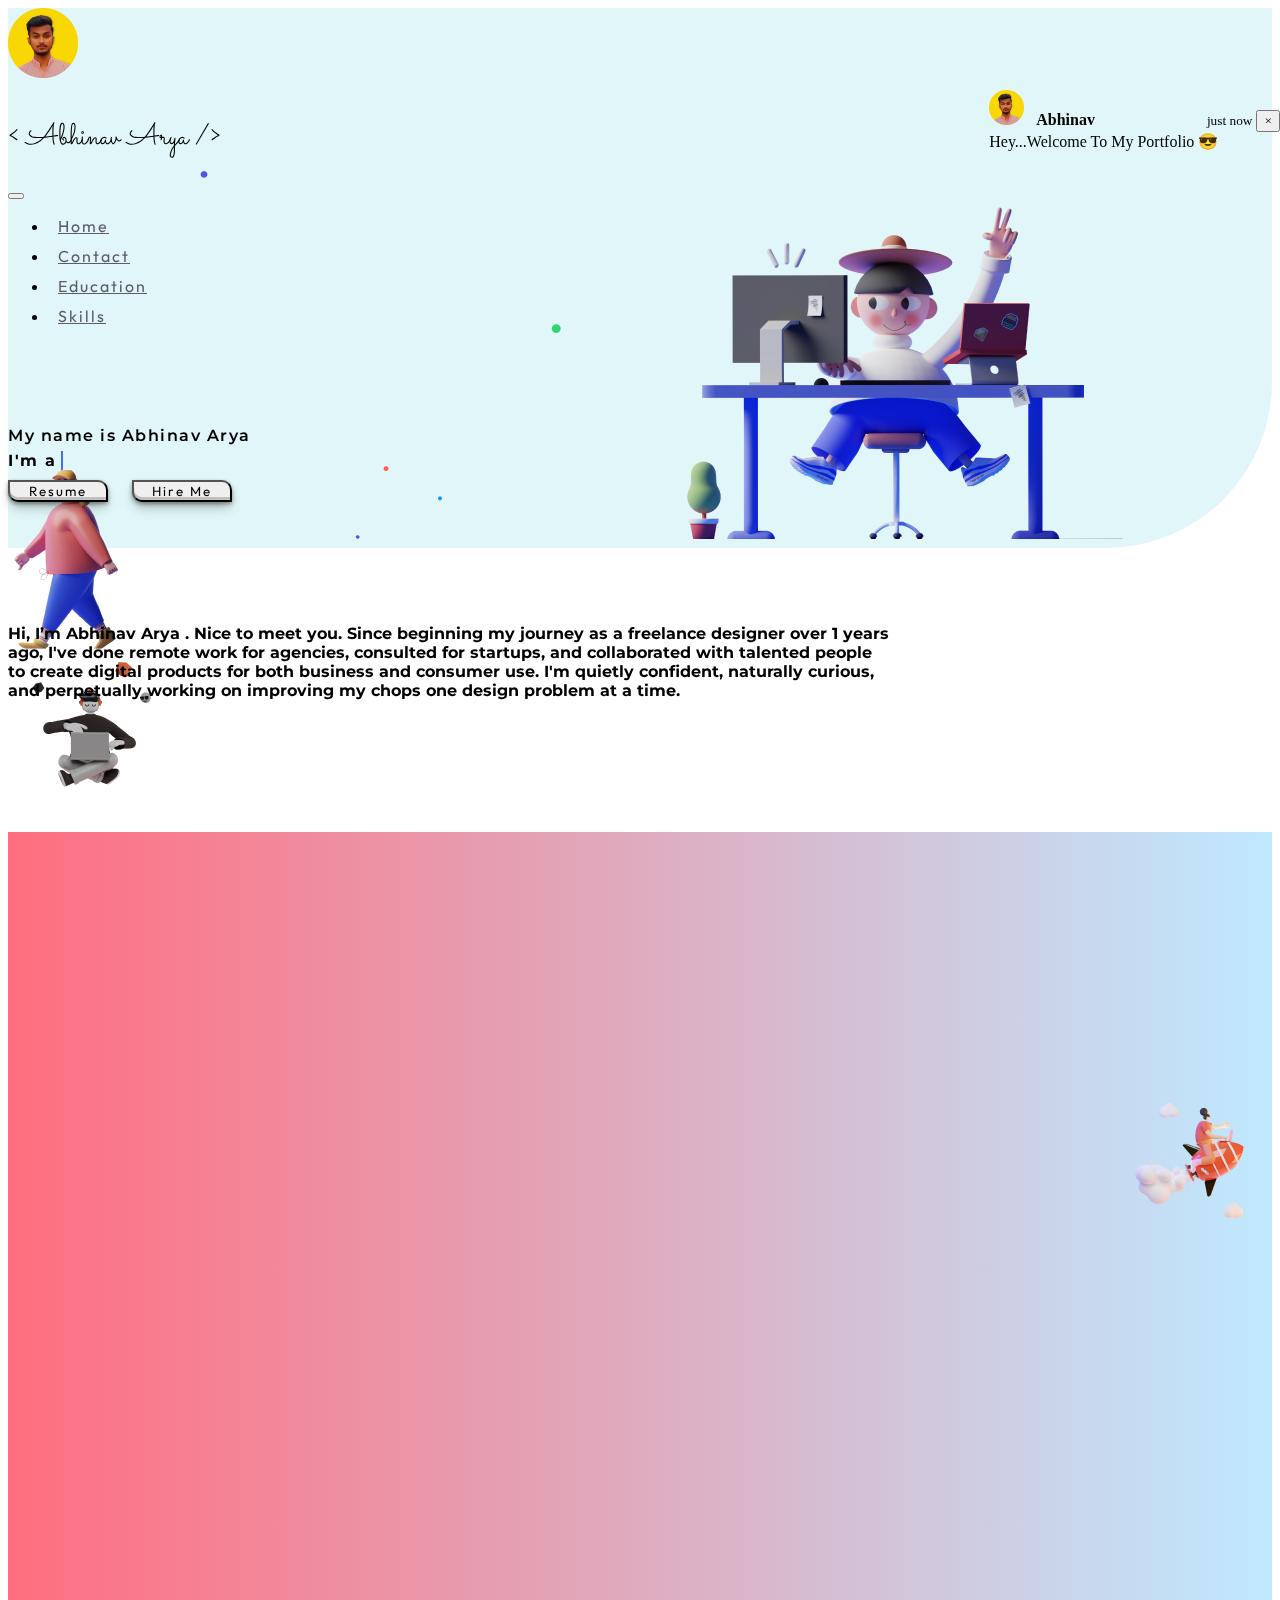
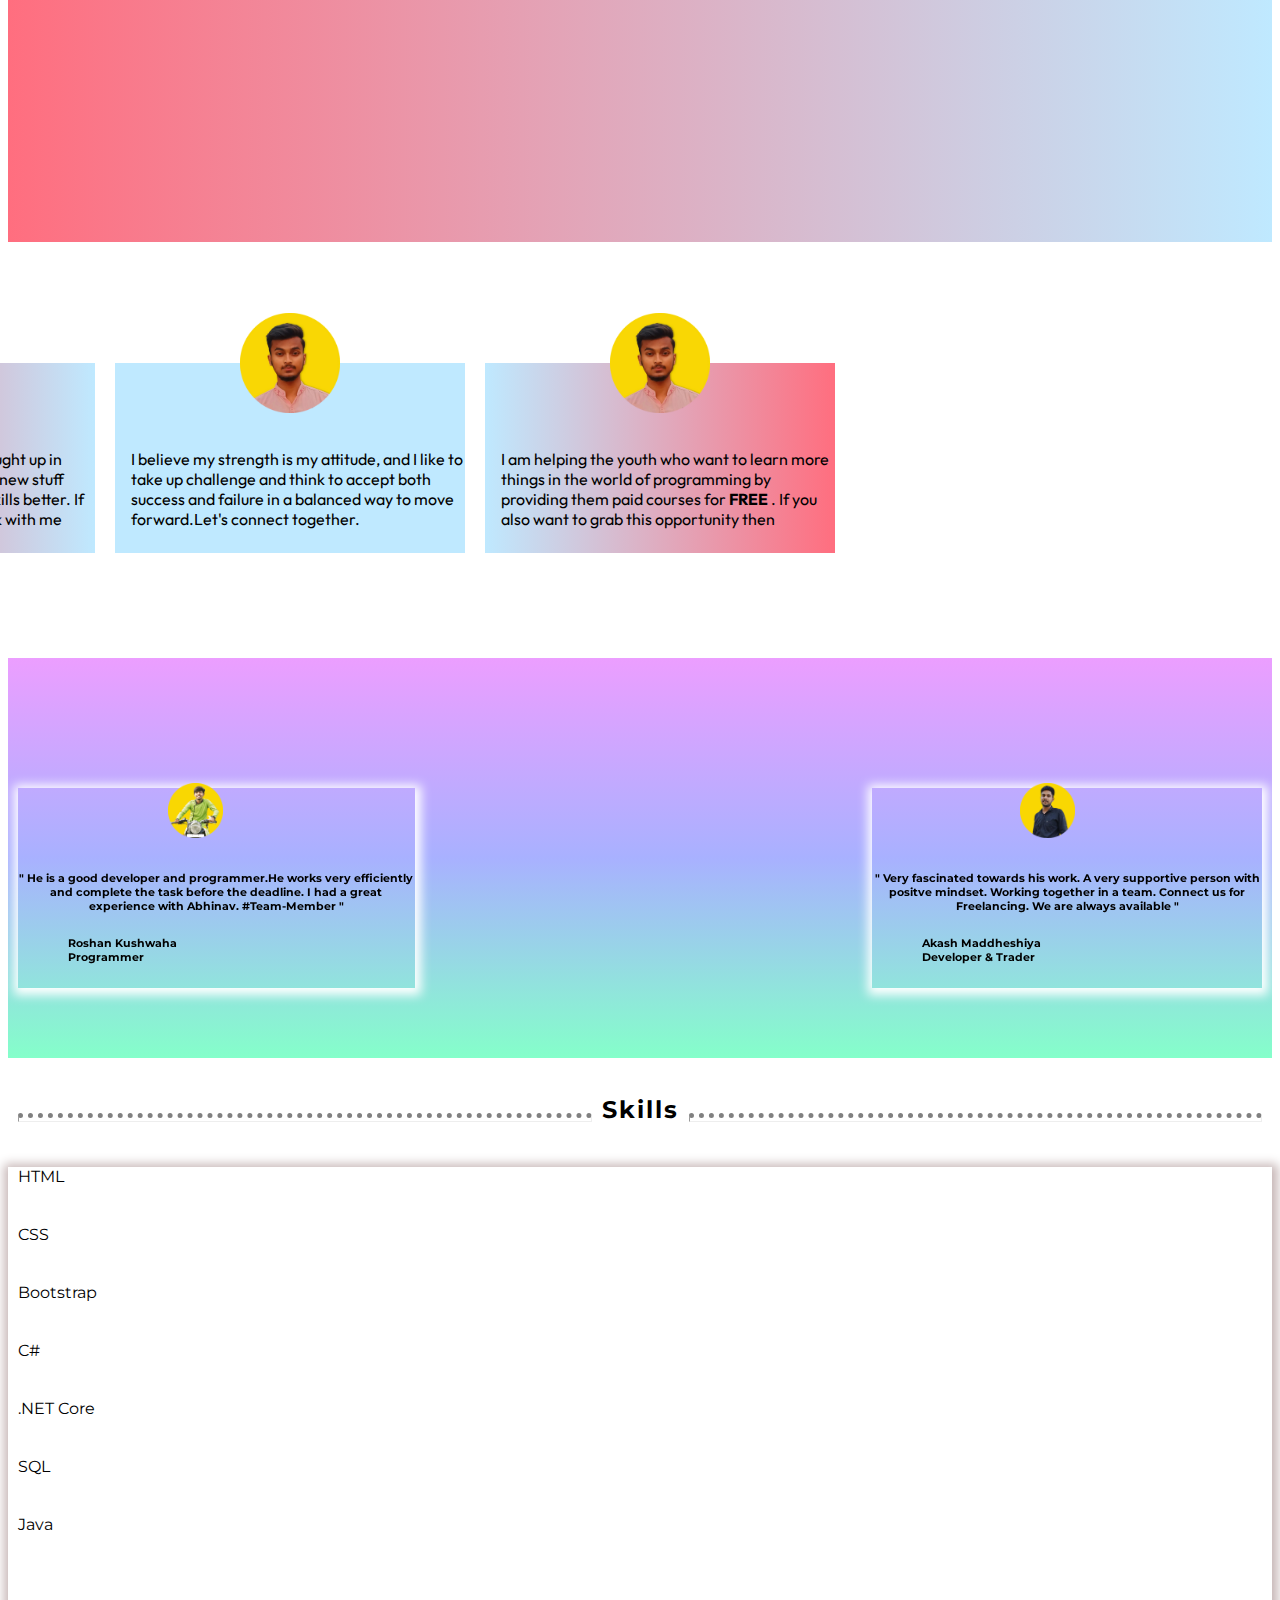
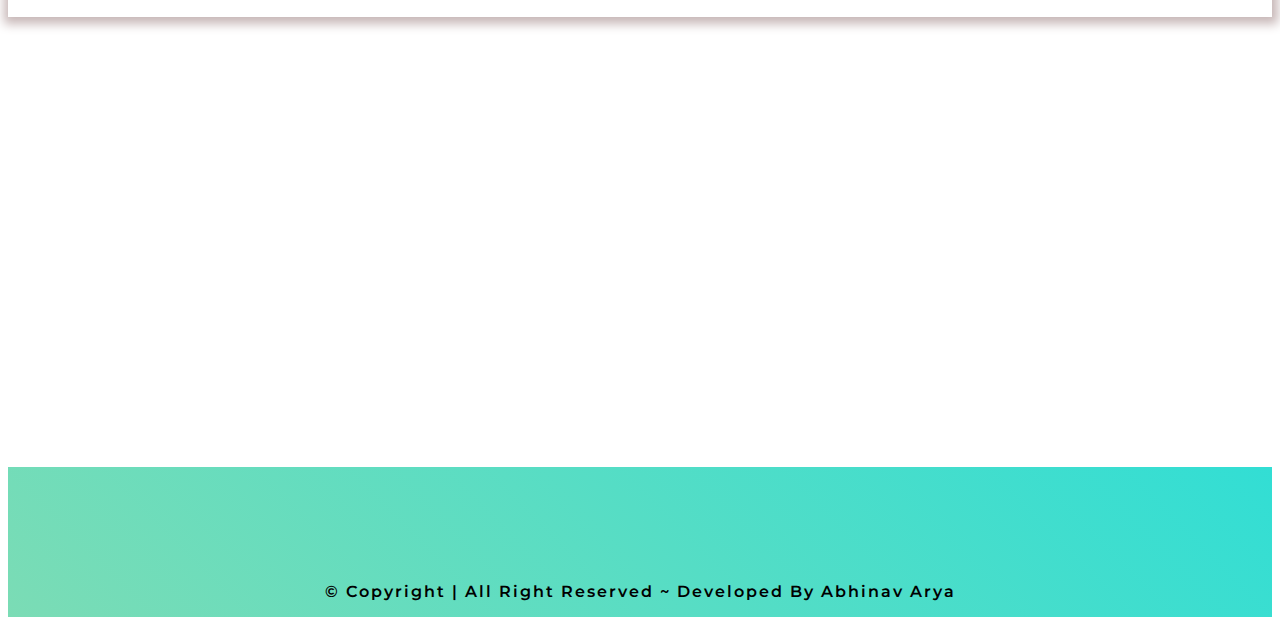
<file: index.html>
<!DOCTYPE html>
<html lang="en">

<head>
    <link rel="stylesheet" href="https://unpkg.com/aos@next/dist/aos.css" />
    <meta charset="UTF-8">
    <meta http-equiv="X-UA-Compatible" content="IE=edge">
    <meta name="viewport" content="width=device-width, initial-scale=1.0">
    <title>Abhinav Arya</title>
    <link rel="stylesheet" href="https://cdn.jsdelivr.net/npm/bootstrap@5.2.3/dist/css/bootstrap.min.css"
        integrity="sha384-rbsA2VBKQhggwzxH7pPCaAqO46MgnOM80zW1RWuH61DGLwZJEdK2Kadq2F9CUG65" crossorigin="anonymous">
    <script src="https://cdn.jsdelivr.net/npm/bootstrap@5.2.3/dist/js/bootstrap.min.js"
        integrity="sha384-cuYeSxntonz0PPNlHhBs68uyIAVpIIOZZ5JqeqvYYIcEL727kskC66kF92t6Xl2V"
        crossorigin="anonymous"></script>
    <link rel="stylesheet" href="styles.css">
    <link rel="icon" href="img/man.png">
    <link rel="preconnect" href="https://fonts.googleapis.com">
    <link rel="preconnect" href="https://fonts.gstatic.com" crossorigin>
    <link
        href="https://fonts.googleapis.com/css2?family=Montserrat&family=Outfit&family=PT+Mono&family=Patrick+Hand&display=swap"
        rel="stylesheet">
    <link href="https://fonts.googleapis.com/css2?family=Sacramento&display=swap" rel="stylesheet">
    <script src="https://ajax.googleapis.com/ajax/libs/jquery/3.6.1/jquery.min.js"></script>
    <script src="https://cdnjs.cloudflare.com/ajax/libs/jquery/3.6.3/jquery.min.js"
        integrity="sha512-STof4xm1wgkfm7heWqFJVn58Hm3EtS31XFaagaa8VMReCXAkQnJZ+jEy8PCC/iT18dFy95WcExNHFTqLyp72eQ=="
        crossorigin="anonymous" referrerpolicy="no-referrer"></script>
    <link rel="stylesheet" href="https://cdnjs.cloudflare.com/ajax/libs/font-awesome/6.2.1/css/all.min.css"
        integrity="sha512-MV7K8+y+gLIBoVD59lQIYicR65iaqukzvf/nwasF0nqhPay5w/9lJmVM2hMDcnK1OnMGCdVK+iQrJ7lzPJQd1w=="
        crossorigin="anonymous" referrerpolicy="no-referrer" />
</head>

<body onload="loader()">
    <!-- <div id="preloader">

    </div> -->
    <div class="my-nav-bar">
        <nav class="navbar navbar-expand-lg navbar-light">
            <div class="container-fluid" data-aos="fade-down" data-aos-duration="2000">
                <a class="navbar-brand" href="index.html"><img src="img/My-Pic-Circle.png" id="myPic" alt=""></a>
                <p id="myName"><a href="index.html" style="text-decoration: none;color: black;">&lt;&nbsp;Abhinav
                        Arya&nbsp;/&gt;</a></p>
                <button class="navbar-toggler" type="button" data-bs-toggle="collapse"
                    data-bs-target="#navbarSupportedContent" aria-controls="navbarSupportedContent"
                    aria-expanded="false" aria-label="Toggle navigation">
                    <span class="navbar-toggler-icon"></span>
                </button>
                <div class="collapse navbar-collapse" id="navbarSupportedContent">
                    <ul class="navbar-nav my-nav-link">
                        <li class="nav-item"><a class="nav-link" href="index.html">Home</a></li>
                        <li class="nav-item"><a class="nav-link" href="contact.html">Contact</a></li>
                        <li class="nav-item"><a class="nav-link" href="education.html">Education</a></li>
                        <li class="nav-item"><a class="nav-link" href="#skills">Skills</a></li>
                    </ul>
                </div>
            </div>
        </nav>



        <div class="container front-heading f-h" data-aos="fade-down" data-aos-duration="2000">
            <!-- <p>My name is Abhinav Arya;<br> Programmer And Web-Developer&lt;/&gt;</p> -->
            <p>My name is Abhinav Arya</p>
            <span class="text first-text" id="cursor-txt">I'm a</span>
            <span class="text second-text" id="cursor-txt">Developer</span></br>
            <a href="AbhinavArya(Resume).pdf" download=""><button type="button" class="btn btn-success"
                    id="p-btn">Resume</button></a>
            <a href="mailto:itzabhinavarya@gmail.com"><button type="button" class="btn btn-danger" id="p-btn">Hire
                    Me</button></a>
        </div>

        <div class="container main-page-img" data-aos="slide-right" data-aos-duration="3000">
            <img src="img/Saly-9.png" alt="">
            <img src="img/Doodle Dots.png" alt="">
            <img src="img/Saly-10.png" alt="">
        </div>
    </div>

    <div class="second" data-aos="fade-up" data-aos-duration="2000">
        <img src="img/rocket-cloud.png" alt="" id="animate">
        <div class="container intro-txt" data-aos="fade-down" data-aos-duration="2000">
            <p>Hi, I’m Abhinav Arya . Nice to meet you.
                Since beginning my journey as a freelance designer over 1 years ago, I've done remote work for agencies,
                consulted for startups, and collaborated with talented people to create digital products for both
                business and consumer use. I'm quietly confident, naturally curious, and perpetually working on
                improving my chops one design problem at a time.
            </p>
        </div>
        <img src="img/boy-lappy.png" id="laptop" alt="">
    </div>
    <div class="container shadow p-3 mb-5 bg-white rounded main-card-section">

        <div class="card mb-3 shadow-sm p-3 mb-5 bg-white rounded all-card" style="max-width: 540px;"
            data-aos="flip-right" data-aos-duration="2000">
            <div class="row no-gutters">
                <div class="col-md-4">
                    <img src="img/team.png" id="team-work" class="card-img" alt="...">
                </div>
                <div class="col-md-8">
                    <div class="card-body">
                        <h5 class="card-title">Worked as a team</h5>
                        <p class="card-text">Teamwork is always said to be the key to success.I had learned lot More
                            things and skills as well by working as a team.
                        </p>
                        <p class="card-text"><small class="text-muted">Last updated 1 year ago</small></p>
                    </div>
                </div>
            </div>
        </div>


        <div class="card mb-3 sec-card shadow-sm p-3 mb-5 bg-white rounded all-card" style="max-width: 540px;"
            data-aos="flip-left" data-aos-duration="2000">
            <div class="row no-gutters">
                <div class="col-md-4">
                    <img src="img/scooter-boy.png" id="scotter" class="card-img" alt="...">
                </div>
                <div class="col-md-8">
                    <div class="card-body">
                        <h5 class="card-title">Frelancing</h5>
                        <p class="card-text">As a freelancer,there is no boundation on you.You can grow yourself as u
                            want,
                            in my free time i always try to get the opportunity to grind myself.
                        </p>
                        <p class="card-text"><small class="text-muted">Last updated 1 year ago</small></p>
                    </div>
                </div>
            </div>
        </div>



        <div class="card mb-3 shadow-sm p-3 mb-5 bg-white rounded all-card" style="max-width: 540px;"
            data-aos="flip-right" data-aos-duration="2000">
            <div class="row no-gutters">
                <div class="col-md-4">
                    <img src="img/men-laptop-standing.png" id="men-lappy" class="card-img" alt="...">
                </div>
                <div class="col-md-8">
                    <div class="card-body">
                        <h5 class="card-title">Employee</h5>
                        <p class="card-text">Being an employee,it's always an unique and great feeling when you are
                            surrounded
                            with more extra-ordinary people.
                        </p>
                        <p class="card-text"><small class="text-muted">Last updated 1 year ago</small></p>
                    </div>
                </div>
            </div>
        </div>

    </div>




    <div class="toast notification" role="alert" aria-live="assertive" aria-atomic="true" data-aos="slide-right"
        data-aos-duration="2000">
        <div class="toast-header">
            <img src="img/My-Pic-Circle.png" class="rounded mr-2" alt="..." width="35px">
            <strong class="mr-auto notification-txt"
                style="margin-right: 100px;">&nbsp;&nbsp;Abhinav&nbsp;&nbsp;</strong>
            <small style="margin-right: auto;" class="notification-txt">just now</small>
            <button type="button" class="ml-2 mb-1  close notification-txt" data-dismiss="toast" aria-label="Close">
                <span aria-hidden="true">&times;</span>
            </button>
        </div>
        <div class="toast-body notification-txt">
            Hey...Welcome To My Portfolio 😎
        </div>
    </div>



    <!-- Carousel Start-->

    <!-- <div id="carouselExampleIndicators" class="carousel slide">
        <div class="carousel-indicators">
            <button type="button" data-bs-target="#carouselExampleIndicators" data-bs-slide-to="0" class="active"
                aria-current="true" aria-label="Slide 1"></button>
            <button type="button" data-bs-target="#carouselExampleIndicators" data-bs-slide-to="1"
                aria-label="Slide 2"></button>
            <button type="button" data-bs-target="#carouselExampleIndicators" data-bs-slide-to="2"
                aria-label="Slide 3"></button>
        </div>
        <div class="carousel-inner main-carousel">
            <div class="carousel-item active c-img">
                <img src="banner/Abhinav Arya.png" id="carousel-img" class="d-block w-100" alt="...">
            </div>
            <div class="carousel-item c-img">
                <img src="banner/my-code.png" id="carousel-img" class="d-block w-100" alt="...">
            </div>
            <div class="carousel-item c-img">
                <img src="banner/Banner3.png" id="carousel-img" class="d-block w-100" alt="...">
            </div>
        </div>
        <button class="carousel-control-prev" type="button" data-bs-target="#carouselExampleIndicators"
            data-bs-slide="prev">
            <span class="carousel-control-prev-icon" aria-hidden="true"></span>
            <span class="visually-hidden">Previous</span>
        </button>
        <button class="carousel-control-next" type="button" data-bs-target="#carouselExampleIndicators"
            data-bs-slide="next">
            <span class="carousel-control-next-icon" aria-hidden="true"></span>
            <span class="visually-hidden">Next</span>
        </button>
    </div> -->

    <div class="container hero-container">
        <!-- <div class="stc-img">
        <img src="Resourses/Saly-35.png" alt="">
        <img src="Resourses/Saly-18.png" alt="">
    </div> -->
        <div class="profile row m-auto ">
            <div class="profile-cards col-sm shadow-lg bg-transparent rounded" data-aos="slide-right"
                data-aos-duration="3000">
                <div class="lines">
                    <img src="img/My-Pic-Circle.png" alt="">
                </div>
                <div class="sentence">
                    <div class="para">
                        <p>I am Abhinav Arya , Born and Brought up in Bihar . I Always in search of some new stuff that
                            I can grab and enhance my skills better.
                            If you are facinate and want to work with me then Let's connect.
                        </p>
                        <h5>Abhinav Arya</h5>
                        <span class="text-muted">Beginner UI/UX Designer</span>
                        <div class="card-btn">
                            <a href="https://www.instagram.com/itzabhinavarya" target="_blank"><button
                                    class="btn btn-danger">Follow</button></a>
                            <a href="https://www.instagram.com/itzabhinavarya" target="_blank"><button
                                    class="btn btn-outline-dark">Message</button></a>
                        </div>
                    </div>
                </div>
            </div>
            <div class="profile-cards col-sm shadow-lg bg-warning rounded" data-aos="slide-right"
                data-aos-duration="2000">
                <div class="lines">
                    <img src="img/My-Pic-Circle.png" alt="">
                </div>
                <div class="sentence">
                    <div class="para">
                        <p>I believe my strength is my attitude, and I like to take up challenge and think to accept
                            both success and failure in a balanced way to move forward.Let's connect together.
                        </p>
                        <h5>Abhinav Arya</h5>
                        <span class="text-muted">Web Developer and Designer</span>
                        <div class="card-btn">
                            <a href="https://twitter.com/itzabhinavarya" target="_blank"><button
                                    class="btn btn-danger twitter">Twitter</button></a>
                            <a href="https://github.com/itzabhinavarya" target="_blank"><button
                                    class="btn btn-outline-dark">Github</button></a>
                        </div>
                    </div>
                </div>
            </div>
            <div class="profile-cards col-sm shadow-lg bg-danger rounded" data-aos="slide-right"
                data-aos-duration="1000">
                <div class="lines">
                    <img src="img/My-Pic-Circle.png" alt="">
                </div>
                <div class="sentence">
                    <div class="para">
                        <p>I am helping the youth who want to learn more things in the world of programming by providing
                            them paid courses for <strong>FREE</strong> . If you also want to
                            grab this opportunity then connect with me .
                        </p>
                        <h5>Abhinav Arya</h5>
                        <span class="text-muted">Programmer and .NET Developer</span>
                        <div class="card-btn">
                            <a href="https://youtube.com/@itzabhinavarya" target="_blank"><button
                                    class="btn btn-danger youtube">Youtube</button></a>
                            <a href="https://www.linkedin.com/in/abhinav-kumar-arya-7790261ba" target="_blank"><button
                                    class="btn btn-outline-dark linkedin">LinkedIn</button></a>
                        </div>
                    </div>
                </div>
            </div>
        </div>
    </div>


    <!-- Carousel End -->

    <!-- <div class="tm">
        <hr><span>Testimonials</span><hr>
    </div> -->


    <div class="container main-testimonial rounded-3 ">
        <div class="row hero-testimonial rounded-3">
            <div class="col-sm child-testimonial rounded-3" id="frst" data-aos="flip-left" data-aos-duration="3000">
                <div class="user-img">
                    <img src="Testimonials/Roshan kushwaha.png" alt="">
                </div>
                <p id="review"><strong>" He is a good developer and programmer.He works very efficiently and complete
                        the task
                        before the deadline. I had a great experience with Abhinav. #Team-Member "</strong></p>
                <div class="review">
                    <div class="rating">
                        <i class="fa-solid fa-star"></i>
                        <i class="fa-solid fa-star"></i>
                        <i class="fa-solid fa-star"></i>
                        <i class="fa-solid fa-star-half-stroke"></i>
                    </div>
                    <div class="name-sec m-auto ">
                        <a href="https://instagram.com/its_me_roshan20" target="_blank" style="text-decoration: none;">
                            <p style="color: black;">Roshan Kushwaha</p>
                        </a>
                        <p class="text-muted">Programmer</p>
                    </div>
                </div>
            </div>
            <div class="col-sm child-testimonial rounded-3" id="abhi" data-aos="flip-left" data-aos-duration="2000">
                <div class="user-img">
                    <img src="Testimonials//Abhishek Yadav.png" alt="">
                </div>
                <p id="review"><strong>" Being an Employee and after that doing freelancing is a challenging task, His
                        work is amazing and appreciable . As a teammate i love to
                        work with Abhinav as a team member "</strong></p>
                <div class="review">
                    <div class="rating">
                        <i class="fa-solid fa-star"></i>
                        <i class="fa-solid fa-star"></i>
                        <i class="fa-solid fa-star"></i>
                        <i class="fa-solid fa-star-half-stroke"></i>
                    </div>
                    <div class="name-sec m-auto ">
                        <a href="https://instagram.com/iamabhi.07" target="_blank" style="text-decoration: none;">
                            <p style="color: black;">Abhishek Yadav</p>
                        </a>
                        <p class="text-muted">Programmer & Developer</p>
                    </div>
                </div>
            </div>
            <div class="col-sm child-testimonial rounded-3" data-aos="flip-left" data-aos-duration="1500">
                <div class="user-img">
                    <img src="Testimonials//Akash Maddheshiya.png" alt="">
                </div>
                <p id="review"><strong>" Very fascinated towards his work. A very supportive person with positve
                        mindset.
                        Working together in a team. Connect us for Freelancing. We are always available " </strong>
                </p>
                <div class="review">
                    <div class="rating">
                        <i class="fa-solid fa-star"></i>
                        <i class="fa-solid fa-star"></i>
                        <i class="fa-solid fa-star"></i>
                        <i class="fa-solid fa-star-half-stroke"></i>
                    </div>
                    <div class="name-sec m-auto ">
                        <a href="https://instagram.com/__akash__90260" target="_blank" style="text-decoration: none;">
                            <p style="color: black;">Akash Maddheshiya</p>
                        </a>
                        <p class="text-muted">Developer & Trader</p>
                    </div>
                </div>
            </div>
        </div>
    </div>

    <div class="head">
        <hr><span>Skills</span>
        <hr>
    </div>



    <!-- Progress Bar Start-->

    <div class="container skills bg-white rounded-3" id="skills">
        <div class="container all-progress">
            <span>HTML</span>
            <div class="progress">
                <div class="progress-bar bg-dark" role="progressbar" style="width: 90%;font-family: 'montserrat';"
                    aria-valuenow="90" aria-valuemin="0" aria-valuemax="100" data-aos="slide-right"
                    data-aos-duration="2000">90%</div>
            </div>
            <span>CSS</span>
            <div class="progress">
                <div class="progress-bar bg-dark" role="progressbar" style="width: 80%;font-family: 'montserrat'"
                    aria-valuenow="80" aria-valuemin="0" aria-valuemax="100" data-aos="slide-right"
                    data-aos-duration="2000">80%</div>
            </div>
            <span>Bootstrap</span>
            <div class="progress">
                <div class="progress-bar bg-dark" role="progressbar" style="width: 85%;font-family: 'montserrat'"
                    aria-valuenow="85" aria-valuemin="0" aria-valuemax="100" data-aos="slide-right"
                    data-aos-duration="2000">85%</div>
            </div>
            <span>C#</span>
            <div class="progress">
                <div class="progress-bar bg-dark" role="progressbar" style="width: 65%;font-family: 'montserrat'"
                    aria-valuenow="65" aria-valuemin="0" aria-valuemax="100" data-aos="slide-right"
                    data-aos-duration="2000">65%</div>
            </div>
            <span>.NET Core</span>
            <div class="progress">
                <div class="progress-bar bg-dark" role="progressbar" style="width: 50%;font-family: 'montserrat'"
                    aria-valuenow="50" aria-valuemin="0" aria-valuemax="100" data-aos="slide-right"
                    data-aos-duration="2000">50%</div>
            </div>
            <span>SQL</span>
            <div class="progress">
                <div class="progress-bar bg-dark" role="progressbar" style="width: 60%;font-family: 'montserrat'"
                    aria-valuenow="60" aria-valuemin="0" aria-valuemax="100" data-aos="slide-right"
                    data-aos-duration="2000">60%</div>
            </div>
            <span>Java</span>
            <div class="progress">
                <div class="progress-bar bg-dark" role="progressbar" style="width: 65%;font-family: 'montserrat'"
                    aria-valuenow="65" aria-valuemin="0" aria-valuemax="100" data-aos="slide-right"
                    data-aos-duration="2000">65%</div>
            </div>
        </div>
    </div>



    <!-- Progress Bar End -->


    <!-- Form Starts -->

    <div class="container main-form-section" data-aos="flip-right" data-aos-duration="2000">
        <form action="https://formspree.io/f/mnqrwgbk" method="POST" name="myForm" class="rounded-3 shadow-lg">
            <div class="row">
                <div class="form-heading">
                    <h3>🤩 Please Review Your Experience 🤩</h3>
                </div>
                <div class="col form-content">
                    <input type="text" name="First-Name" class="form-control" placeholder="First name"
                        autocomplete="off" required>
                </div>
                <div class="col form-content">
                    <input type="text" name="Last-Name" class="form-control" placeholder="Last name" autocomplete="off"
                        required>
                </div>
                <div class="form-group form-content">
                    <textarea class="form-control" name="Message" id="exampleFormControlTextarea1"
                        placeholder="Please Review" rows="3" autocomplete="off" required></textarea>
                </div>
                <div class="submit-btn">
                    <button type="submit" class="btn btn-outline-dark">SEND <i class="fa-solid fa-arrow-right"></i>
                    </button>
                </div>
            </div>
        </form>
    </div>


    <!-- Form Ends -->

    <!-- <div class="footer">
        <div class="footer-content">
            <div class="social-icons">
                <i class="fa-brands fa-instagram"></i>
                <i class="fa-brands fa-youtube"></i>
                <i class="fa-brands fa-linkedin"></i>
                <i class="fa-brands fa-twitter"></i>
                <i class="fa-brands fa-github"></i>
            </div>
            <p>&nbsp;© Abhinav Arya ~ All Right Reserved:2023</p>
        </div>
        <svg width="100%" height="100%" id="svg" viewBox="0 0 1440 500" xmlns="http://www.w3.org/2000/svg" class="transition duration-300 ease-in-out delay-150"><defs><linearGradient id="gradient" x1="0%" y1="50%" x2="100%" y2="50%"><stop offset="5%" stop-color="#7bdcb5"></stop><stop offset="95%" stop-color="#32ded4"></stop></linearGradient></defs><path d="M 0,600 C 0,600 0,300 0,300 C 159.7333333333333,317.8666666666667 319.4666666666666,335.7333333333333 472,318 C 624.5333333333334,300.2666666666667 769.8666666666668,246.93333333333334 930,238 C 1090.1333333333332,229.06666666666666 1265.0666666666666,264.5333333333333 1440,300 C 1440,300 1440,600 1440,600 Z" stroke="none" stroke-width="0" fill="url(#gradient)" fill-opacity="1" class="transition-all duration-300 ease-in-out delay-150 path-0"></path></svg>
    </div> -->
    <div class="main-footer">
        <div class="container social-icons">
            <a href="https://instagram.com/itzabhinavarya" target="_blank"><i class="fa-brands fa-instagram"></i></a>
            <a href="https://youtube.com/@itzabhinavarya" target="_blank"><i class="fa-brands fa-youtube"></i></a>
            <a href="https://www.linkedin.com/in/abhinav-kumar-arya-7790261ba" target="_blank"><i
                    class="fa-brands fa-linkedin"></i></a>
            <a href="https://twitter.com/itzabhinavarya" target="_blank"><i class="fa-brands fa-twitter"></i></a>
            <a href="https://github.com/itzabhinavarya" target="_blank"><i class="fa-brands fa-github"></i></a>
        </div>
        <!-- <p>© Abhinav Arya  2022-2023  ~ All Right Reserved</p> -->
        <p>© Copyright | All Right Reserved ~ Developed By <a href="https:/instagram.com/itzabhinavarya" target="_blank"
                style="text-decoration: none;color: black;">Abhinav Arya</a></p>
    </div>


    <script src="index.js"></script>
    <script src="https://unpkg.com/aos@next/dist/aos.js"></script>
    <script>
        AOS.init({
            offset: 120
        });
    </script>
</body>

</html>
</file>
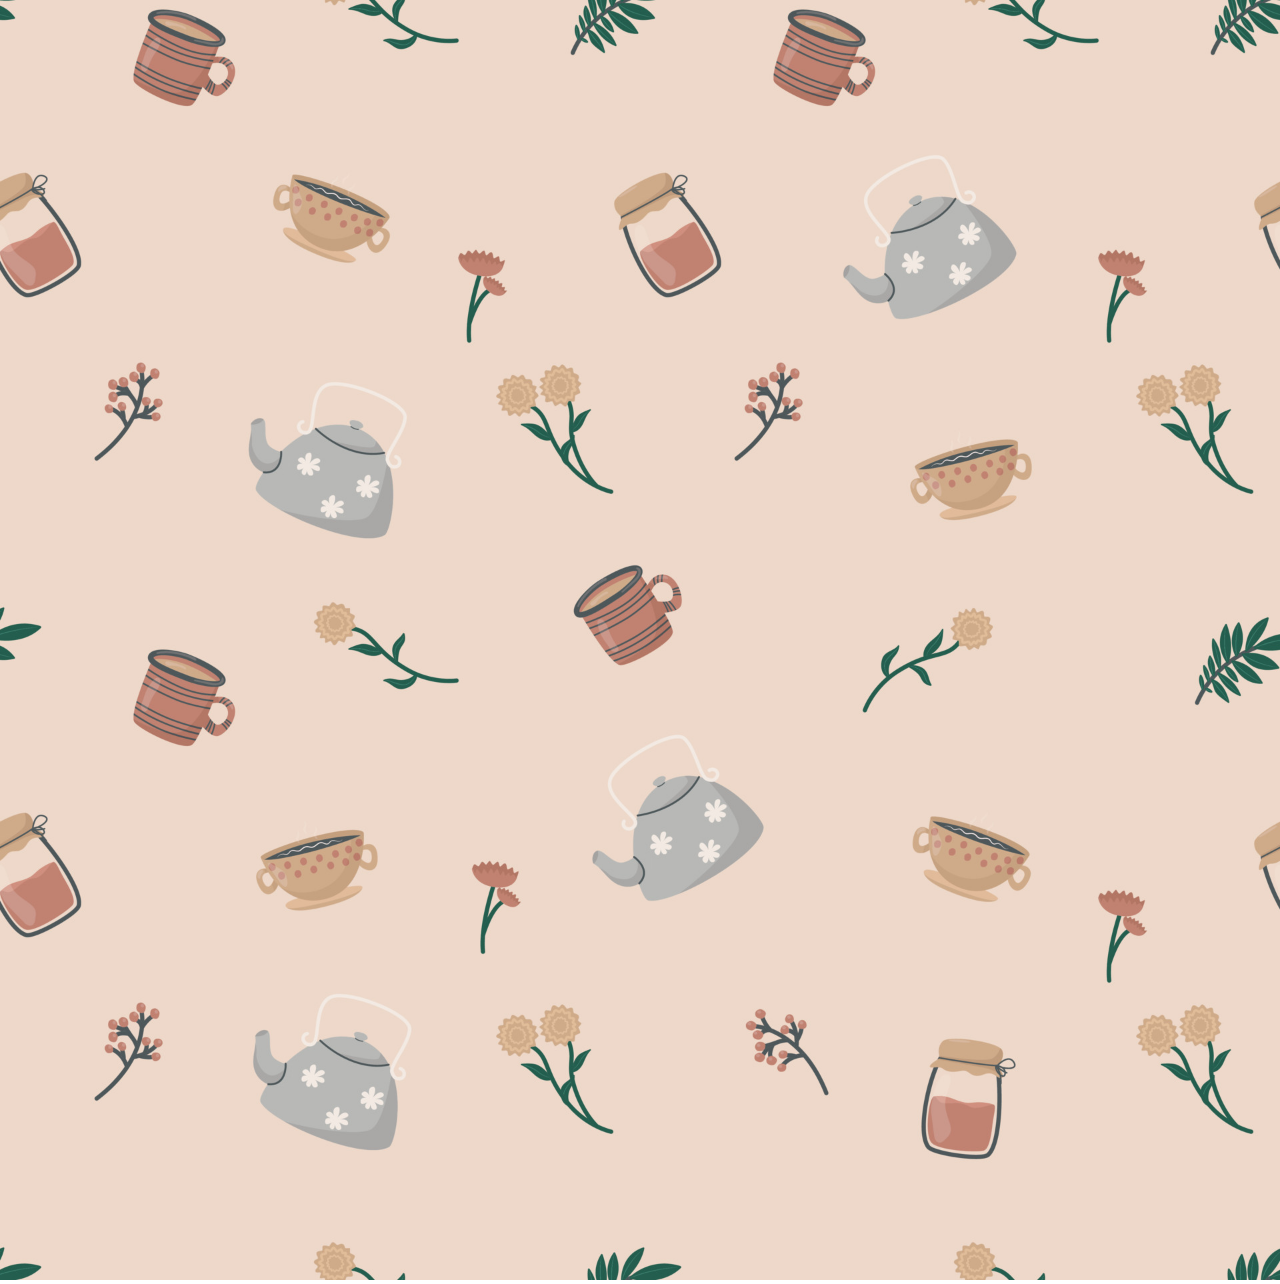
<file: Stock SVG/index.html>
<!DOCTYPE html>
<html lang="en">
<head>
    <meta charset="UTF-8">
    <meta http-equiv="X-UA-Compatible" content="IE=edge">
    <meta name="viewport" content="width=device-width, initial-scale=1.0">
    <title>Document</title>
    <style>
        *{
            margin: 0;
            padding: 0;
        }
        img{
            width: 100%;
        }
    </style>
</head>
<body>
    <img src="pattern.jpg" alt="">
</body>
</html>
</file>
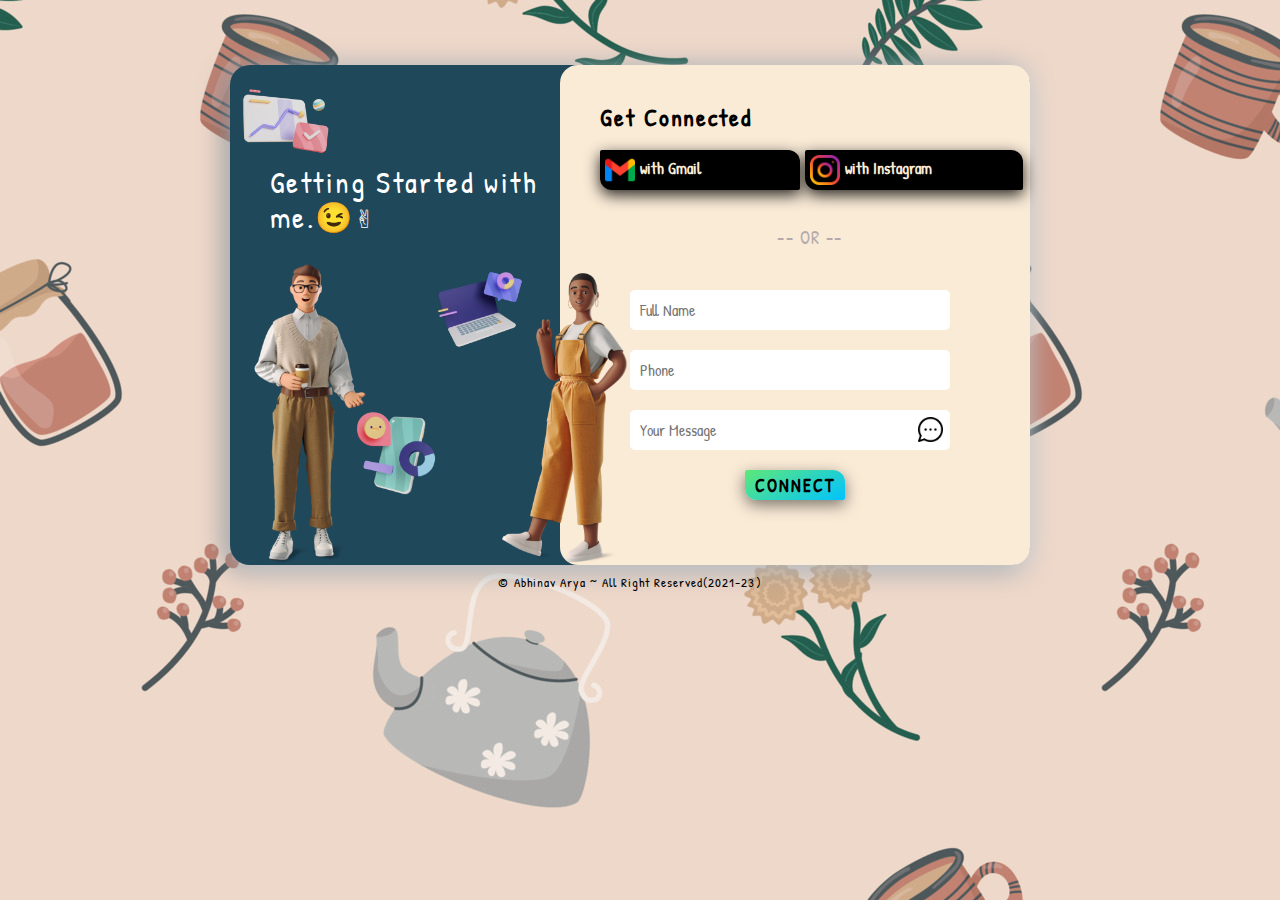
<file: contact.html>
<!DOCTYPE html>
<html lang="en">

<head>
    <meta charset="UTF-8">
    <meta http-equiv="X-UA-Compatible" content="IE=edge">
    <meta name="viewport" content="width=device-width, initial-scale=1.0">
    <title>Contact-us Page</title>
    <link rel="preconnect" href="https://fonts.googleapis.com">
    <link rel="preconnect" href="https://fonts.gstatic.com" crossorigin>
    <link href="https://fonts.googleapis.com/css2?family=Patrick+Hand&display=swap" rel="stylesheet">
    <link rel="stylesheet" href="contact.css">
</head>

<body onload="loading();">
    <div class="sign-up">
        <!-- <img src="logo.png" alt=""> -->
        <img src="img/chart.webp" alt="">
        <p id="getting-started">Getting Started with me.😉✌</p>
        <div class="main-img">
            <!-- Abstraction image  -->
            <!-- <img src="Abstraction.png" alt=""> -->
            <img src="img/laptop.webp" alt="">
            <img src="img/phone.webp" alt="">
            <img src="img/peopleUI.png" alt="">
        </div>
        <div class="form">
            <p id="createAccount">Get Connected</p>
            <div class="google">
            <a href="mailto:aryaabhinav39@gmail.com">
                <img src="img/gmail.png" alt="">
                <p id="sign-heading">with Gmail</p>
            </a>
            </div>
            <div class="facebook">
            <a href="https://instagram.com/itzabhinavarya">
                <img src="img/instagram.png" alt="">
                <p id="sign-heading">with Instagram</p>
            </a>
            </div>
            <div class="or">
                <p>-- OR --</p>
            </div>
            <div class="form-details">
                <form action="https://formspree.io/f/mnqrwgbk" method="POST" name="myForm" onsubmit="return validation();">
                    <input type="text" name="name" id="name" placeholder="Full Name" autocomplete="off" required>
                    <input type="number" name="phone" id="phone" placeholder="Phone" autocomplete="off" required>
                    <input type="text" name="text" id="message" placeholder="Your Message" autocomplete="off" required><span><img src="img/messenger.png" alt=""></span>
                    <button type="submit">CONNECT</button>
                </form>
            </div>
        </div>
        <div class="copyright">
            <p>© Abhinav Arya ~ All Right Reserved(2021-23)</p>
        </div>
    </div>
    <!-- <script src="script.js"></script> -->
</body>

</html>
</file>
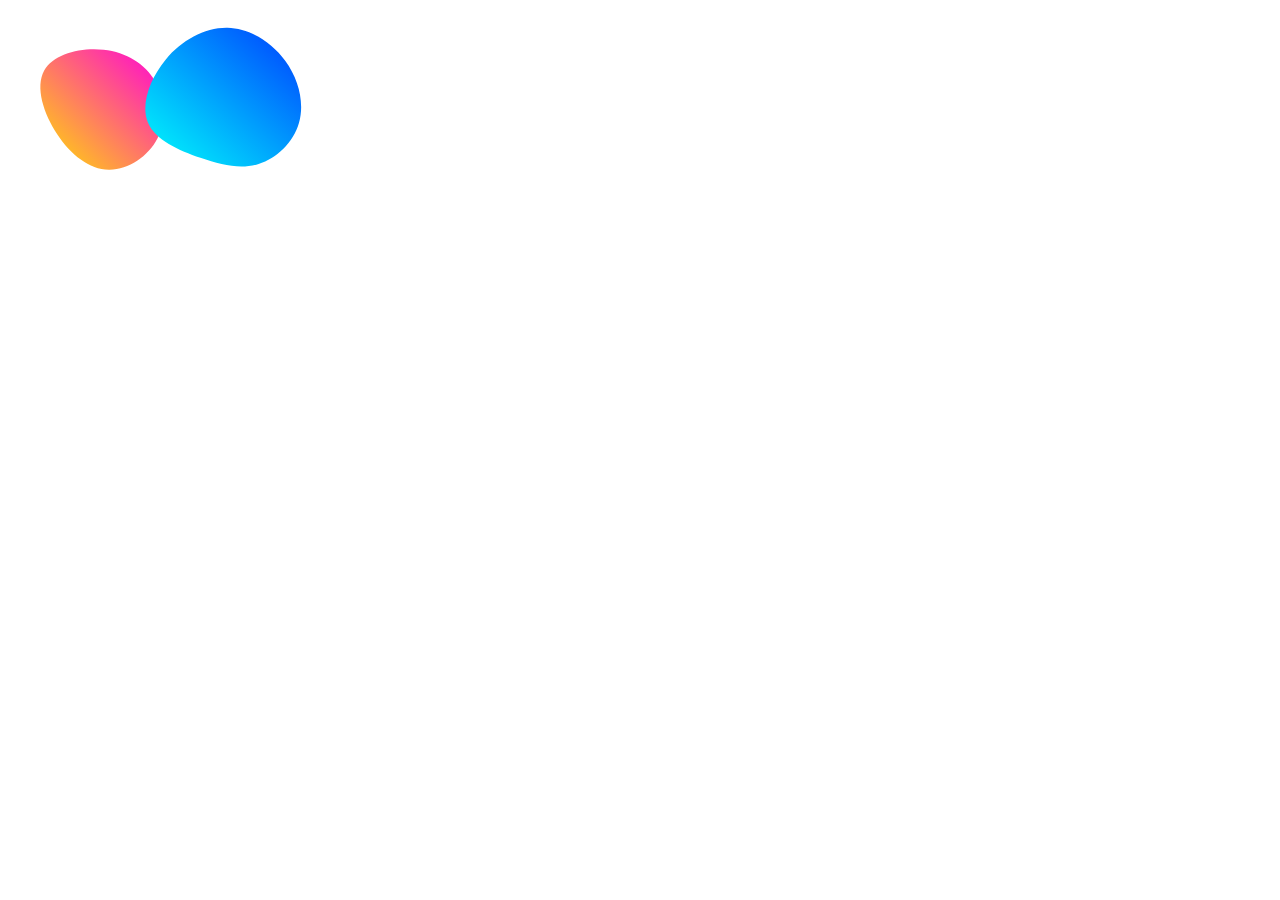
<file: test.html>
<!DOCTYPE html>
<html lang="en">
<head>
    <meta charset="UTF-8">
    <meta http-equiv="X-UA-Compatible" content="IE=edge">
    <meta name="viewport" content="width=device-width, initial-scale=1.0">
    <title>Document</title>
    <style>
        .t{
            position: absolute;
        }
        .t img{
            width: 200px;
            position: absolute;
        }
        .t img:nth-child(2){
            left: 120px;
        }
    </style>
</head>
<body>
    <div class="t">
        <img src="blob (1).svg" alt="">
        <img src="blob.svg" alt="">
    </div>
</body>
</html>
</file>
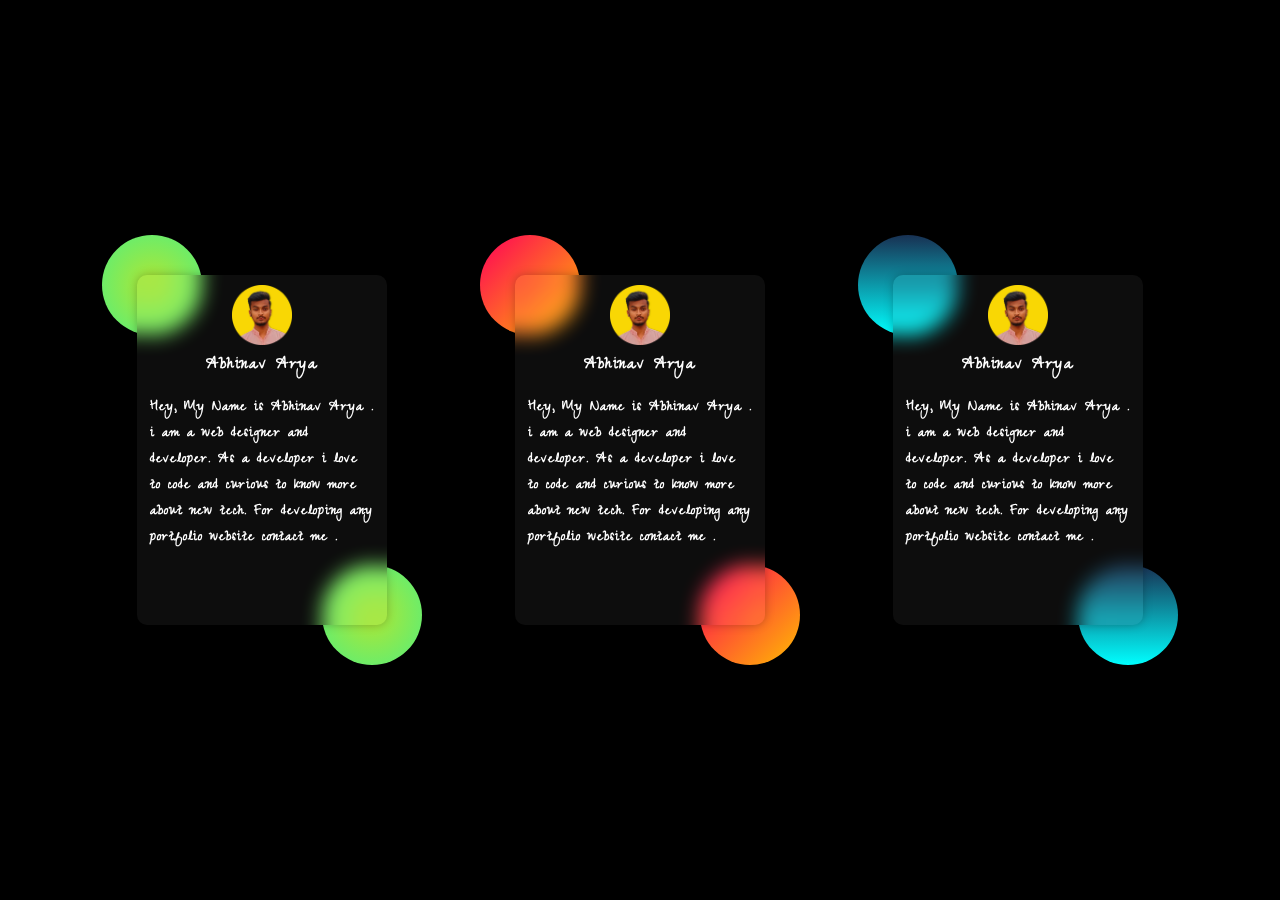
<file: Projects/project.html>
<!DOCTYPE html>
<html lang="en">

<head>
    <meta charset="UTF-8">
    <meta http-equiv="X-UA-Compatible" content="IE=edge">
    <meta name="viewport" content="width=device-width, initial-scale=1.0">
    <title>Document</title>
    <link rel="preconnect" href="https://fonts.googleapis.com">
    <link rel="preconnect" href="https://fonts.gstatic.com" crossorigin>
    <link href="https://fonts.googleapis.com/css2?family=Montserrat&family=Sacramento&family=Zeyada&display=swap"
        rel="stylesheet">
    <!-- <link href="https://cdn.jsdelivr.net/npm/bootstrap@5.0.2/dist/css/bootstrap.min.css" rel="stylesheet" integrity="sha384-EVSTQN3/azprG1Anm3QDgpJLIm9Nao0Yz1ztcQTwFspd3yD65VohhpuuCOmLASjC" crossorigin="anonymous"> -->
    <link rel="stylesheet" href="project.css">

</head>

<body>
    <div class="mainCard">
        <div class="circle"></div>
        <div class="circle"></div>
        <div class="Card">
            <div class="card-img">
                <img src="../img/My-Pic-Circle.png" alt="">
            </div>
            <div class="Hero-Name">
                <p>Abhinav Arya</p>
            </div>
            <div class="Hero-Desc">
                <p>Hey, My Name is Abhinav Arya . i am a web designer and developer.
                    As a developer i love to code and curious to know more about new tech.
                    For developing any portfolio website contact me .
                </p>
            </div>
        </div>
    </div>
    <div class="mainCard">
        <div class="circle" id="sec"></div>
        <div class="circle" id="sec"></div>
        <div class="Card">
            <div class="card-img">
                <img src="../img/My-Pic-Circle.png" alt="">
            </div>
            <div class="Hero-Name">
                <p>Abhinav Arya</p>
            </div>
            <div class="Hero-Desc">
                <p>Hey, My Name is Abhinav Arya . i am a web designer and developer.
                    As a developer i love to code and curious to know more about new tech.
                    For developing any portfolio website contact me .
                </p>
            </div>
        </div>
    </div>
    <div class="mainCard">
        <div class="circle" id="third"></div>
        <div class="circle" id="third"></div>
        <div class="Card">
            <div class="card-img">
                <img src="../img/My-Pic-Circle.png" alt="">
            </div>
            <div class="Hero-Name">
                <p>Abhinav Arya</p>
            </div>
            <div class="Hero-Desc">
                <p>Hey, My Name is Abhinav Arya . i am a web designer and developer.
                    As a developer i love to code and curious to know more about new tech.
                    For developing any portfolio website contact me .
                </p>
            </div>
        </div>
    </div>
</body>

</html>
</file>
<file: styles.css>
.navbar-nav {
    margin-left: auto;
    z-index: 9;
}

#preloader {
    position: fixed;
    width: 100%;
    height: 100vh;
    background: #fff url('PreLoader/Infinity-1s-200px.gif') no-repeat center;
    /* display: none; */
    z-index: 9999;
}

#myName {
    position: relative;
    top: 8px;
    font-family: 'sacramento';
    font-size: 30px;
}

#myPic {
    display: flex;
    width: 70px;
    height: 70px;
}

#p-btn {
    box-shadow: rgba(0, 0, 0, 0.4) 0px 2px 4px, rgba(0, 0, 0, 0.3) 0px 7px 13px -3px, rgba(0, 0, 0, 0.2) 0px -3px 0px inset !important;
    border-radius: 1px 10px;
    width: 100px;
}

#p-btn:hover {
    box-shadow: none !important;
    transition: 0.7s !important;
}

#p-btn:active {
    transition: 0.7s !important;
    transform: translateY(-5px) !important;
}

.my-nav-bar {
    background-color: #E0F6F8;
    border-radius: 0px 0px 166px 0px;
    height: 540px;
}

.my-nav-link li a {
    font-family: 'Outfit';
    margin: 10px;
    letter-spacing: 2px;
    display: flex;
    transition: 0.7s;
    color: #5B5C68;
    font-style: normal;
    font-weight: 400;
    font-size: 16px;
}

.my-nav-link li a:hover {
    color: black;
    transform: translateY(-8px);
}

.cnt {
    margin-top: 130px;
}

.front-heading {
    margin-top: 100px;
    position: relative;
    z-index: 1;
}

.front-heading p {
    font-family: 'Montserrat', monospace;
    font-weight: 600;
    letter-spacing: 1.5px;
}

.front-heading span {
    font-family: 'Montserrat', monospace;
}

.f-h .text {
    position: relative;
    color: #4070F4;
    font-size: 1rem;
    font-weight: 700;
    font-family: 'Montserrat' monospace;
    letter-spacing: 1.5px;
}

.f-h .text.first-text {
    color: #000;
}

#cursor-txt {
    position: relative;
    top: -10px;
}

.text.second-text::before {
    content: "";
    position: absolute;
    top: 0;
    left: 0;
    height: 100%;
    width: 100%;
    background-color: #E0F6F8;
    border-left: 2px solid #4070F4;
    animation: animate 4s steps(12) infinite;
}

@keyframes animate {

    40%,
    60% {
        left: calc(100% + 4px);
    }

    100% {
        left: 0%;
    }
}

.front-heading button {
    font-family: 'outfit';
    letter-spacing: 2px;
}

.front-heading button:nth-child(3) {
    width: 95px;
}

.front-heading a {
    margin: 20px;
    margin-left: 0;
}

.main-page-img {
    position: absolute;
    top: 80px;
    z-index: 0;
}

.main-page-img img:nth-child(1) {
    position: relative;
    top: 110px;
}

.main-page-img img:nth-child(3) {
    position: relative;
    margin-left: 99px;
}

@media screen and (min-width:1100px) and (max-width:1200px) {

    .main-page-img img:nth-child(1) {
        position: relative;
        top: 156px;
    }

    .main-page-img img:nth-child(3) {
        position: absolute;
        right: 3px;
    }

    #myName {
        display: none;
    }
    .review{
        position: relative !important;
        top: -10px !important;
    }
    .name-sec{
        position: relative !important;
        left: 0px !important;
    }


}

@media screen and (min-width:1060px) and (max-width:1100px) {

    .main-page-img img:nth-child(1) {
        position: relative;
        top: 156px;
    }

    .main-page-img img:nth-child(3) {
        position: absolute;
        right: 3px;
    }
    .review{
        position: relative !important;
        top: -10px !important;
    }
    .name-sec{
        position: relative !important;
        left: 0px !important;
    }
}

@media screen and (min-width:1000px) and (max-width:1060px) {

    .main-page-img img:nth-child(1) {
        position: relative;
        top: 156px;
    }

    .main-page-img img:nth-child(3) {
        position: absolute;
        top: 60px;
        right: 70px;
        width: 400px;
    }
    .review{
        position: relative !important;
        top: -10px !important;
    }
    .name-sec{
        position: relative !important;
        left: 0px !important;
    }
}

@media screen and (min-width:900px) and (max-width:1000px) {

    .main-page-img img:nth-child(1) {
        position: relative;
        top: 156px;
    }

    .main-page-img img:nth-child(3) {
        position: absolute;
        top: 60px;
        right: 0;
        width: 400px;
    }
    .main-testimonial{
        margin-top: 150px;
    }
    .review{
        position: relative !important;
        top: -10px !important;
    }
    .rating i{
        font-size: 0.5rem !important;
    }
    .name-sec{
        position: relative !important;
        left: 0px !important;
        top: 7px;
    }
    .name-sec p{
        font-size: 0.5rem !important;
    }
    #review{
        font-size: 0.5rem;
    }
}

@media screen and (min-width:800px) and (max-width:900px) {

    .main-page-img img:nth-child(1) {
        position: relative;
        top: 187px;
    }

    .my-nav-link {
        position: relative !important;
        z-index: 9999;
    }

    .main-page-img img:nth-child(2) {
        width: 300px;
    }

    .main-page-img img:nth-child(3) {
        position: absolute;
        top: 80px;
        right: 0;
        width: 380px;
    }

    .second .intro-txt {
        position: relative;
        top: 50px;
        width: 60%;
    }
    .main-testimonial{
        margin-top: 150px;
    }
    .review{
        position: relative !important;
        top: -10px !important;
    }
    .rating i{
        font-size: 0.5rem !important;
    }
    .name-sec{
        position: relative !important;
        left: 0px !important;
        top: 7px;
    }
    .name-sec p{
        font-size: 0.5rem !important;
    }
    #review{
        font-size: 0.5rem;
    }
}

@media screen and (min-width:700px) and (max-width:760px) {
    .profile-cards {
        margin: 40px !important;
    }
    .main-testimonial{
        margin-top: 550px !important;
    }
    .review{
        position: relative !important;
        top: -10px !important;
    }
    .rating i{
        font-size: 0.5rem !important;
    }
    .name-sec{
        position: relative !important;
        left: 0px !important;
        top: 7px;
    }
    .name-sec p{
        font-size: 0.5rem !important;
    }
    #review{
        font-size: 0.5rem;
    }
}

@media screen and (min-width:700px) and (max-width:800px) {

    #men-lappy {
        width: 220px;
        height: 220px;
    }

    .my-nav-link {
        position: relative !important;
        z-index: 999;
    }

    .main-page-img img:nth-child(1) {
        position: relative;
        top: 219px;
    }

    .main-page-img img:nth-child(2) {
        width: 240px;
    }

    .main-page-img img:nth-child(3) {
        position: absolute;
        top: 100px;
        right: 0;
        width: 360px;
    }

    .second .intro-txt {
        position: relative;
        top: 50px;
        width: 70%;
    }

    .second img:nth-child(1) {
        width: 130px;
    }

    #laptop {
        width: 130px;
    }

    .profile-cards:nth-child(3) {
        margin-top: 50px;
    }
    .main-testimonial{
        margin-top: 200px;
        height: 750px !important;
        
    }
    .hero-testimonial{
        display: block !important;
        height: 650px !important;
    }
    .child-testimonial{
        position: relative !important;
        left: -10px !important;
        top: 0px !important;
        
    }
    .child-testimonial:nth-child(2){
        position: relative !important;
        left: -10px !important;
        top: 40px !important;
    }
    .child-testimonial:nth-child(3){
        position: relative !important;
        left: -10px !important;
        top: 60px !important;
    }
    .review{
        position: relative !important;
        top: 20px !important;
    }
    .rating i{
        font-size: 0.5rem !important;
    }
    .name-sec{
        position: relative !important;
        left: 180px !important;
        top: 7px;
    }
    .name-sec p{
        font-size: 0.5rem !important;
    }
    #review{
        font-size: 0.5rem;
    }
    .user-img img{
        position: relative !important;
        left: 40px !important;
    }
}

@media screen and (min-width:600px) and (max-width:700px) {

    #men-lappy {
        width: 200px;
        height: 200px;
    }

    .my-nav-link {
        position: relative !important;
        z-index: 999;
    }

    .main-page-img img:nth-child(1) {
        position: relative;
        top: 219px;
    }

    .main-page-img img:nth-child(2) {
        width: 240px;
    }

    .main-page-img img:nth-child(3) {
        position: absolute;
        top: 110px;
        right: 0;
        width: 350px;
    }

    .second .intro-txt {
        position: relative;
        top: 40px;
        width: 60%;
    }

    .second img:nth-child(1) {
        width: 130px;
    }

    #laptop {
        width: 120px;
    }

    .intro-txt p {
        font-size: 0.9em;
    }

    .profile-cards {
        margin: 30px !important;
    }
    .main-testimonial{
        margin-top: 500px ;
        height: 750px !important;
        
    }
    .hero-testimonial{
        display: block !important;
        height: 650px !important;
    }
    .child-testimonial{
        position: relative !important;
        left: -10px !important;
        top: -30px !important;
        
    }
    .child-testimonial:nth-child(2){
        position: relative !important;
        left: -10px !important;
        top: 10px !important;
    }
    .child-testimonial:nth-child(3){
        position: relative !important;
        left: -10px !important;
        top: 60px !important;
    }
    .review{
        position: relative !important;
        top: 20px !important;
    }
    .rating i{
        font-size: 0.5rem !important;
    }
    .name-sec{
        position: relative !important;
        left: 180px !important;
        top: 7px;
    }
    .name-sec p{
        font-size: 0.5rem !important;
    }
    #review{
        font-size: 0.5rem;
    }
    .user-img img{
        position: relative !important;
        left: 40px !important;
    }
}

@media screen and (min-width:500px) and (max-width:600px) {

    #men-lappy {
        width: 200px;
        height: 200px;
    }

    #myName {
        display: none;
    }

    .my-nav-bar {
        border-radius: 0;
    }

    .my-nav-link {
        position: relative !important;
        z-index: 999;
    }

    .main-page-img img:nth-child(1) {
        position: relative;
        top: 219px;
    }

    .main-page-img img:nth-child(2) {
        width: 240px;
    }

    .main-page-img img:nth-child(3) {
        position: absolute;
        top: 140px;
        right: 0;
        width: 320px;
    }

    .second .intro-txt {
        position: relative;
        top: 30px;
        width: 60%;
    }

    .second img:nth-child(1) {
        width: 110px;
    }

    #laptop {
        width: 100px;
    }

    .intro-txt p {
        font-size: 0.8em;
    }

    .profile-cards {
        margin: 25px !important;
    }
    .main-testimonial{
        margin-top: 500px;
        height: 750px !important;
        width: 80%;
    }
    .hero-testimonial{
        display: block !important;
        height: 650px !important;
    }
    .child-testimonial{
        position: relative !important;
        left: -10px !important;
        top: 0px !important;
        
    }
    .child-testimonial:nth-child(2){
        position: relative !important;
        left: -10px !important;
        top: 40px !important;
    }
    .child-testimonial:nth-child(3){
        position: relative !important;
        left: -10px !important;
        top: 60px !important;
    }
    .review{
        position: relative !important;
        top: 20px !important;
    }
    .rating{
        position: relative !important;
        left: 28px !important;
    }
    .rating i{
        font-size: 0.5rem !important;
    }
    .name-sec{
        position: relative !important;
        left: 100px !important;
        top: 7px;
    }
    .name-sec p{
        font-size: 0.5rem !important;
    }
    #review{
        font-size: 0.5rem;
    }
    .user-img img{
        position: relative !important;
        left: 40px !important;
    }
    .social-icons{
        display: flex;
        gap: 3rem !important;
    }
    .main-footer p{
        font-size: 0.8rem !important;
    }
    .form-heading h3{
        font-size: 1.1rem !important;
    }
}

@media screen and (min-width:400px) and (max-width:500px) {

    #men-lappy {
        width: 200px;
        height: 200px;
    }

    #myName {
        display: none;
    }

    .my-nav-bar {
        border-radius: 0;
    }

    .my-nav-link {
        position: relative !important;
        z-index: 999;
    }

    .main-page-img img:nth-child(1) {
        display: none;
    }

    .main-page-img img:nth-child(2) {
        width: 240px;
    }

    .main-page-img img:nth-child(3) {
        position: absolute;
        top: 140px;
        right: 10%;
        width: 320px;
    }

    .second .intro-txt {
        position: relative;
        top: 30px;
        width: 60%;
    }

    .second img:nth-child(1) {
        width: 70px;
    }

    #laptop {
        width: 70px;
    }

    .intro-txt p {
        font-size: 0.6em;
    }

    .profile-cards {
        margin: 25px !important;
    }
    .main-testimonial{
        margin-top: 500px;
        height: 750px !important;
        width: 80%;
    }
    .hero-testimonial{
        display: block !important;
        height: 650px !important;
    }
    .child-testimonial{
        position: relative !important;
        left: -10px !important;
        top: 0px !important;
        
    }
    .child-testimonial:nth-child(2){
        position: relative !important;
        left: -10px !important;
        top: 40px !important;
    }
    .child-testimonial:nth-child(3){
        position: relative !important;
        left: -10px !important;
        top: 60px !important;
    }
    .review{
        position: relative !important;
        top: 20px !important;
    }
    .rating{
        position: relative !important;
        left: 28px !important;
    }
    .rating i{
        font-size: 0.5rem !important;
    }
    .name-sec{
        position: relative !important;
        left: 70px !important;
        top: 7px;
    }
    .name-sec p{
        font-size: 0.5rem !important;
    }
    #review{
        font-size: 0.5rem;
    }
    .user-img img{
        position: relative !important;
        left: 40px !important;
    }
    .social-icons i{
        /* margin: 20px !important; */
        font-size: 1.5rem !important;
        cursor: pointer;
    }
    .main-footer p{
        position: relative;
        top: 30px !important;
        font-size: 0.7rem !important;
    }
    .social-icons{
        display: flex;
        gap: 4rem !important;
    }
    .form-heading h3{
        font-size: 1rem !important;
    }
}

@media screen and (min-width:300px) and (max-width:400px) {

    #men-lappy {
        width: 200px;
        height: 200px;
    }

    #myName {
        display: none;
    }

    .my-nav-bar {
        border-radius: 0;
    }

    .my-nav-link {
        position: relative !important;
        z-index: 999;
    }

    .main-page-img img:nth-child(1) {
        display: none;
    }

    .main-page-img img:nth-child(2) {
        width: 240px;
    }

    .main-page-img img:nth-child(3) {
        position: absolute;
        top: 170px;
        right: 2%;
        width: 290px;
    }

    .second .intro-txt {
        position: relative;
        top: 30px;
        width: 60%;
    }

    .second img:nth-child(1) {
        width: 70px;
    }

    #laptop {
        width: 70px;
    }

    .intro-txt p {
        font-size: 0.5em;
    }

    .profile-cards {
        margin: 25px !important;
    }
    .main-testimonial{
        margin-top: 500px;
        height: 750px !important;
        width: 80%;
    }
    .hero-testimonial{
        display: block !important;
        height: 650px !important;
    }
    .child-testimonial{
        position: relative !important;
        left: -10px !important;
        top: 0px !important;
        
    }
    .child-testimonial:nth-child(2){
        position: relative !important;
        left: -10px !important;
        top: 40px !important;
    }
    .child-testimonial:nth-child(3){
        position: relative !important;
        left: -10px !important;
        top: 60px !important;
    }
    .review{
        position: relative !important;
        top: 15px !important;
    }
    .rating{
        position: relative !important;
        left: 28px !important;
    }
    .rating i{
        font-size: 0.5rem !important;
    }
    .name-sec{
        position: relative !important;
        left: 30px !important;
        top: 7px;
    }
    .name-sec p{
        font-size: 0.5rem !important;
    }
    #review{
        font-size: 0.5rem;
    }
    .user-img img{
        position: relative !important;
        left: 0px !important;
    }
    .social-icons i{
        /* margin: 20px !important; */
        font-size: 1.3rem !important;
        cursor: pointer;
    }
    .main-footer p{
        position: relative;
        /* top: 35px; */
        font-size: 0.5rem !important;
    }
    .main-footer p{
        position: relative;
        top: 30px !important;
        font-size: 0.5rem !important;
        font-weight: bolder !important;
    }
    .social-icons{
        display: flex;
        gap: 2.5rem !important;
    }
    .form-heading h3{
        font-size: 0.7rem !important;
    }
}

@media screen and (min-width:200px) and (max-width:300px) {

    #men-lappy {
        width: 200px;
        height: 200px;
    }

    #myName {
        display: none;
    }

    .my-nav-bar {
        border-radius: 0;
    }

    .my-nav-link {
        position: relative !important;
        z-index: 999;
    }

    .main-page-img img:nth-child(1) {
        display: none;
    }

    .main-page-img img:nth-child(2) {
        width: 140px;
    }

    .main-page-img img:nth-child(3) {
        position: absolute;
        top: 260px;
        right: 0px;
        width: 200px;
    }

    .second .intro-txt {
        position: relative;
        top: 30px;
        width: 60%;
    }

    .second img:nth-child(1) {
        width: 50px;
    }

    #laptop {
        width: 50px;
    }

    .intro-txt p {
        font-size: 0.4em;
    }
    .main-testimonial{
        margin-top: 400px;
        height: 750px !important;
        width: 80%;
    }
    .hero-testimonial{
        display: block !important;
        height: 650px !important;
    }
    .child-testimonial{
        position: relative !important;
        left: -10px !important;
        top: 0px !important;
        
    }
    .child-testimonial:nth-child(2){
        position: relative !important;
        left: -10px !important;
        top: 40px !important;
    }
    .child-testimonial:nth-child(3){
        position: relative !important;
        left: -10px !important;
        top: 60px !important;
    }
    .review{
        position: relative !important;
        top:0px !important;
    }
    .rating{
        position: relative !important;
        left: 0px !important;
    }
    .rating i{
        font-size: 0.5rem !important;
    }
    .name-sec{
        position: relative !important;
        left: 0px !important;
        top: 7px;
    }
    .name-sec p{
        font-size: 0.5rem !important;
    }
    #review{
        font-size: 0.5rem;
    }
    .user-img img{
        position: relative !important;
        left: -10px !important;
    }
    .social-icons i{
        /* margin: 20px !important; */
        font-size: 0.9rem !important;
        cursor: pointer;
    }
    .main-footer p{
        position: relative;
        /* top: 35px; */
        font-size: 0.5rem !important;
    }
    .main-footer p{
        position: relative;
        top: 30px !important;
        font-size: 0.4rem !important;
        font-weight: bolder !important;
    }
    .social-icons{
        display: flex;
        gap: 2rem !important;
    }
    .form-heading h3{
        font-size: 0.4rem !important;
    }
}

/* ---------------------------------------------------------------- */
.second img:nth-child(1) {
    position: absolute;
    right: 0;
}

.intro-txt {
    position: relative;
    top: 60px;
    width: 70%;
}

.intro-txt p {
    font-family: 'Montserrat', monospace;
    font-weight: 700;
    animation: 1s ease-out infinite;
}

.sec-card {
    position: relative;
    margin-left: auto;
    align-self: flex-end;
}

.main-card-section {
    margin-top: 30px;
    background: #ff6e7f;
    background: -webkit-linear-gradient(to right, #ff6e7f, #bfe9ff);
    background: linear-gradient(to right, #ff6e7f, #bfe9ff);
}

.notification {
    position: absolute;
    right: 0;
    top: 90px;
    z-index: 9999;
}

.notification-txt {
    font-family: 'PT Mono';
}

/* .main-carousel{
    padding: 30px 30px;
} */

.all-card {
    /* background-color: #5B5C68 !important; */
    background: #ff6e7f;
    background: -webkit-linear-gradient(to right, #ff6e7f, #bfe9ff);
    background: linear-gradient(to right, #ff6e7f, #bfe9ff);
    border: none;
}

.all-card:hover {
    box-shadow: rgba(0, 0, 0, 0.25) 0px 14px 28px, rgba(0, 0, 0, 0.22) 0px 10px 10px !important;
    transition: 0.6s !important;
}

.card-title {
    font-family: 'outfit';
    font-weight: bolder;
}

.card-text {
    font-family: 'montserrat';
}

.c-img {
    border-radius: 2px 25px !important;
    overflow: hidden;
}

#team-work {
    width: 200px;
}

#scotter {
    width: 200px;
    padding-top: 20px;
}


/* -------------------------------------------------------- */
.profile {
    width: 100%;
    height: 400px;
    /* background-color: rgb(68, 60, 60); */
    justify-content: center;
    /* align-self: center; */
    align-items: center;
    display: flex;

}

.profile-cards {
    width: 350px;
    height: 190px;
    /* height: 330px; */
    background: rgb(0, 0, 0);
    position: relative;
    /* top: 70px; */
    transition: 0.5s;
    margin: 10px;
    /* overflow: hidden; */
}

.profile-cards:hover {
    transition: 0.7s !important;
    height: 330px;
}

.profile-cards:nth-child(1) {
    background: linear-gradient(to right, #ff6e7f, #bfe9ff);
}

.profile-cards:nth-child(2) {
    background-color: #bfe9ff !important;
}

.profile-cards:nth-child(3) {
    /* background: linear-gradient(290deg, #ff6e7f, #bfe9ff); */
    background: linear-gradient(to left, #ff6e7f, #bfe9ff);
}

.stc-img {
    position: absolute;
}

.stc-img img {
    position: absolute;
    top: 31px;
    /* transform: rotate(-30deg); */
}

.stc-img img:nth-child(2) {
    position: absolute;
    left: 150px;
    top: 32px;
    transform: rotate(-30deg);
}

.para p {
    margin-left: 16px;
    font-family: 'Outfit';

}

.lines {
    display: flex;
    justify-content: center;
}

.lines img {
    position: relative;
    top: -50px;
    width: 100px;
}

.sentence {
    /* background-color: #000; */
    position: relative;
    display: flex;
    z-index: 9;
    width: 100%;
    height: 100px;
    /* height: 260px; */
    overflow: hidden;
    transform: translateY(-30px);
}

.para {
    /* background-color: #5B5C68; */
    position: relative;
    z-index: -1;
}

.profile-cards:hover .sentence {
    transition: 0.7s;
    height: 260px;
}

.para h5 {
    justify-content: center;
    display: flex;
    font-family: 'outfit';
    font-weight: bold;
}

.para span {
    font-family: 'outfit';
    font-size: 0.8rem;
    justify-content: center;
    display: flex;
}

.card-btn {
    display: flex;
    justify-content: center;
}

.card-btn button {
    margin: 15px;
    width: 100px;
    font-family: 'Outfit';
    letter-spacing: 2px;
    border-radius: 2px 10px;
}

.linkedin {
    border-color: #0A66C2 !important;
    color: #0A66C2;
}

.linkedin:hover {
    background-color: #0A66C2 !important;
}

.youtube {
    border-color: #ff0000 !important;
    color: #FFF;
    background-color: #FF0000;
}

.youtube:hover {
    background-color: #df1515;
}

.twitter {
    border-color: #1DA1F2 !important;
    background-color: #1DA1F2 !important;
    color: #fff;
}

.twitter:hover {
    background-color: #3f8cbd !important;
}

.testimonial-hero {
    height: 400px;
}

.testimonial-main-section {
    height: 400px;
    background-color: #32ded4;
}

/* testimonials */


.main-testimonial {
    height: 400px;
    /* background-color: #32ded4; */
    /* background-color: black; */
    /* background-color: #E0F6F8; */
     /* background: hsla(186, 33%, 94%, 1);

    background: linear-gradient(90deg, hsla(186, 33%, 94%, 1) 0%, hsla(216, 41%, 79%, 1) 100%);

    background: -moz-linear-gradient(90deg, hsla(186, 33%, 94%, 1) 0%, hsla(216, 41%, 79%, 1) 100%);

    background: -webkit-linear-gradient(90deg, hsla(186, 33%, 94%, 1) 0%, hsla(216, 41%, 79%, 1) 100%);

    filter: progid: DXImageTransform.Microsoft.gradient(startColorstr="#EBF4F5", endColorstr="#B5C6E0", GradientType=1);  */
    /* background: hsla(139, 70%, 75%, 1);

background: linear-gradient(90deg, hsla(139, 70%, 75%, 1) 0%, hsla(63, 90%, 76%, 1) 100%);

background: -moz-linear-gradient(90deg, hsla(139, 70%, 75%, 1) 0%, hsla(63, 90%, 76%, 1) 100%);

background: -webkit-linear-gradient(90deg, hsla(139, 70%, 75%, 1) 0%, hsla(63, 90%, 76%, 1) 100%);

filter: progid: DXImageTransform.Microsoft.gradient( startColorstr="#95ECB0", endColorstr="#F3F98A", GradientType=1 ); */
/* background: hsla(332, 57%, 69%, 1);

background: linear-gradient(90deg, hsla(332, 57%, 69%, 1) 0%, hsla(208, 90%, 88%, 1) 100%);

background: -moz-linear-gradient(90deg, hsla(332, 57%, 69%, 1) 0%, hsla(208, 90%, 88%, 1) 100%);

background: -webkit-linear-gradient(90deg, hsla(332, 57%, 69%, 1) 0%, hsla(208, 90%, 88%, 1) 100%);

filter: progid: DXImageTransform.Microsoft.gradient( startColorstr="#DD83AD", endColorstr="#C3E1FC", GradientType=1 ); */
background: hsla(154, 100%, 76%, 1);

background: linear-gradient(90deg, hsla(154, 100%, 76%, 1) 0%, hsla(234, 100%, 83%, 1) 50%, hsla(288, 100%, 81%, 1) 100%);

background: -moz-linear-gradient(90deg, hsla(154, 100%, 76%, 1) 0%, hsla(234, 100%, 83%, 1) 50%, hsla(288, 100%, 81%, 1) 100%);

background: -webkit-linear-gradient(90deg, hsla(154, 100%, 76%, 1) 0%, hsla(234, 100%, 83%, 1) 50%, hsla(288, 100%, 81%, 1) 100%);

filter: progid: DXImageTransform.Microsoft.gradient( startColorstr="#84FFC9", endColorstr="#AAB2FF", GradientType=1 );
    display: flex;
    align-items: center;
    justify-content: center;
}

.hero-testimonial {
    display: flex;
    align-items: center;
    justify-content: center;
    height: 400px;
}

.child-testimonial {
    /* background-color: #5B5C68; */
    justify-content: center;
    position: relative;
    margin: 10px;
    justify-content: center;
    text-align: center;
    align-items: center;
    align-content: center;
    align-self: center;
    height: 200px;
    box-shadow: 1px 2px 10px 5px #fff;
    /* box-shadow: 1px 2px 10px 5px #000; */
    cursor: pointer;
}

.child-testimonial:hover {
    margin-top: -10px;
    transition: 1.5s !important;
}
#abhi:hover{
    position: relative;
    margin-top: 40px !important;
    transition: 1.5s !important;
}
.child-testimonial:nth-child(1) {
    transform: translateY(30px);
}

.child-testimonial:nth-child(2) {
    position: relative;
    top: -40px;
}

.child-testimonial:nth-child(3) {
    transform: translateY(30px);
}



.user-img {
    width: 70px;
    height: 70px;
    display: flex;
    justify-content: center;
    align-items: center;
}

.child-testimonial .user-img {
    justify-content: center;
    display: flex;
    align-items: center;
    transform: translateY(-30px);
    position: relative;
    left: 36%;
}

.child-testimonial p {
    font-family: 'montserrat', monospace;
    font-size: 0.7em;
    transform: translateY(-16px);
}

.user-img img {
    justify-content: center;
    display: flex;
    align-content: center;
    width: 55px;
    height: 55px;
}

.review {
    display: flex;
    /* height: auto; */
}

.name-sec {
    text-align: left;
    height: 30px;
    position: relative;
    left: 50px;
}

.name-sec p {
    position: relative;
    top: 12px !important;
    font-weight: bolder;
    margin: 0;
}

.skills{
    margin-top: 80px;
    height: 450px;
    box-shadow: 1px 2px 10px 5px rgb(199, 183, 183);
}
.progress{
    margin: 10px;
}

.all-progress span{
    position: relative;
    left: 10px;
    font-family: 'montserrat',monospace;
}

.head{
    display: flex;
    width: 100%;
    position: relative;
    top: 45px;
}

.head span{
    font-family: 'montserrat',monospace;
    font-size: 1.5rem;
    font-weight: bolder;
    letter-spacing: 2px;
    position: relative;
    top: -8px;
}
hr{
    width: 100%;
    text-decoration: dotted;
    margin: 10px;
    border-top: dotted 5px;
}
/* .tm{
    display: flex;
    width: 100%;
    position: relative;
    top: -30px;
}

.tm span{
    font-family: 'montserrat',monospace;
    font-size: 1.5rem;
    font-weight: bolder;
    letter-spacing: 2px;
    position: relative;
    top: -8px;
} */
.main-footer {
    margin-top: 50px;
    width: 100%;
    height: 150px;
    background: linear-gradient(45deg, #7bdcb5, #32ded4) no-repeat;
    display: flex;
    flex-direction: column;
    align-items: center;
    justify-content: center;
}

.main-footer p{
    font-family: 'Montserrat',monospace;
    font-weight: 600;
    letter-spacing: 2px;
    position: relative;
    top: 50px;
    color: #000;
}

.social-icons a{
    color: #000 ;
    text-decoration: none !important;
}


.social-icons{
    display: flex;
    align-items: center;
    justify-content: center;
    gap: 6rem;
}

.social-icons i{
    /* margin: 40px; */
    font-size: 2rem;
    cursor: pointer;
}
.social-icons i:hover{
    transform: translateY(-10px);
    transition: 0.8s;
}

/* .social-icons i:hover:nth-child(1)::after{
    content: 'Instagram';
    font-size: 0.5rem;
    position: absolute;
    top: -14px;
    left: -20px;
    letter-spacing: 1.5px;
}
.social-icons i:hover:nth-child(2)::after{
    content: 'Youtube';
    font-size: 0.5rem;
    position: absolute;
    top: -14px;
    left: -8px;
    letter-spacing: 1.5px;
}
.social-icons i:hover:nth-child(3)::after{
    content: 'LinkedIn';
    font-size: 0.5rem;
    position: absolute;
    top: -14px;
    left: -13px;
    letter-spacing: 1.5px;
}
.social-icons i:hover:nth-child(4)::after{
    content: 'Twitter';
    font-size: 0.5rem;
    position: absolute;
    top: -14px;
    left: -10px;
    letter-spacing: 1.5px;
}
.social-icons i:hover:nth-child(5)::after{
    content: 'Github';
    font-size: 0.5rem;
    position: absolute;
    top: -14px;
    left: -6px;
    letter-spacing: 1.5px;
} */


/* Form */

.main-form-section{
    display: flex;
    height: 400px;
    justify-content: center;
    align-items: center;
}

.form-heading{
    display: flex;
    justify-content: center;
}
.form-heading h3{
    font-family: 'Montserrat',monospace;
    font-weight: bolder;
    letter-spacing: 2px;
    position: relative;
    top: 10px;
    font-size: 1.4rem;
}




.form-content{
    padding: 30px;
}

input{
    font-family: 'montserrat',monospace;
}
textarea{
    font-family: 'montserrat',monospace;
}

input::placeholder{
    font-family: 'Montserrat',monospace;
    letter-spacing: 2px;
    font-weight: bolder;
}
textarea::placeholder{
    font-family: 'Montserrat',monospace;
    letter-spacing: 2px;
    font-weight: bolder;
}

/* input{
    box-shadow: rgb(204, 219, 232) 3px 3px 6px 0px inset, rgba(255, 255, 255, 0.5) -3px -3px 6px 1px inset;
}
textarea{
    box-shadow: rgb(204, 219, 232) 3px 3px 6px 0px inset, rgba(255, 255, 255, 0.5) -3px -3px 6px 1px inset;
} */


input:focus{
    box-shadow: none !important;
    border-color: #32ded4 !important;
    transition: 1s !important;
}
textarea:focus{
    box-shadow: none !important;
    border-color: #32ded4 !important;
    transition: 0.8s;
}
textarea{
    max-height: 100px !important;
}
form{
    margin-top: 40px;
    box-shadow: 1px 2px 10px 5px rgb(237, 234, 234); 
}
.submit-btn{
    display: flex;
    align-items: center;
    justify-content: center;
}
.submit-btn button{
    width: 115px;
    position: relative;
    bottom: 15px;
    letter-spacing: 4px;
    font-family: 'Montserrat',monospace;
}
.submit-btn button:hover{
    width: 120px;
    transition: 1s;
}
.submit-btn button i{
    position: relative;
    color: #32ded4;
}
.submit-btn button:hover i{
    animation: left-animate 1s infinite;
}
@keyframes left-animate{
    0%{
        left: 0px;
    }
    100%{
        left:10px;
    }
}

/* .submit-btn button:active{
    transition: 0.8s;
} */
</file>
<file: contact.css>
* {
    margin: 0;
    padding: 0;
}

body {
    position: relative;
    /* background: rgba(26, 74, 96, 0.8); */
    background: url(img/pattern.jpg);
    /* background: url(leavess.svg); */
    width: 100%;
}

.sign-up {
    position: absolute;
    width: 800px;
    height: 500px;
    left: 230px;
    top: 65px;
    background: #1F485B;
    box-shadow: 4px 4px 26px rgba(255, 255, 255, 0.37), 4px 4px 16px rgba(255, 255, 255, 0.15), -4px 4px 26px rgba(75, 100, 119, 0.69);
    border-radius: 20px;
}

.sign-up img {
    position: absolute;
    width: 100px;
    height: 100px;
    left: 5px;
    top: 7px;
}

.sign-up p {
    position: absolute;
    width: 285px;
    height: 70px;
    left: 40px;
    top: 100px;
    font-family: 'Patrick Hand',monospace;
    font-style: normal;
    font-weight: 400;
    font-size: 30px;
    line-height: 35px;
    letter-spacing: 0.08em;
    color: #FFFFFF;
}

.main-img {
    /* background: url(Abstraction.png); */
    position: absolute;
    width: 400px;
    height: 320px;
    top: 190px;
    left: 0;
}

.main-img img {
    /* transform: matrix(0.99, -0.16, 0.17, 0.99, 0, 0); */
    width: 403px;
    height: 320px;
    position: absolute;
    left: 5px;
    top: 0;
    z-index: 9;
}

.main-img img:nth-child(1){
    position: absolute;
    left: 200px;
    top: 0;
    width: 100px;
    height: 100px;
}
.main-img img:nth-child(2){
    position: absolute;
    left: 115px;
    top: 145px;
    width: 100px;
    height: 100px;
}

.form {
    width: 470px;
    height: 200px;
    background-color: antiquewhite;
    position: absolute;
    left: 330px;
    height: 500px;
    border-radius: 18px;
}

.form p {
    position: absolute;
    width: 221px;
    height: 35px;
    /* font-family: 'Poppins'; */
    top: 35px;
    font-style: normal;
    font-weight: 800;
    font-size: 24px;
    line-height: 35px;
    letter-spacing: 0.08em;
    color: #000000;
}

.google {
    position: absolute;
    Width: 200px;
    Height: 40px;
    background-color: #000000;
    /* Top: 150px; */
    top: 85px;
    Left: 40px;
    border-radius: 2px 12px;
    box-shadow: rgba(0, 0, 0, 0.85) 0px 5px 15px;
    cursor: pointer;
}

.facebook {
    position: absolute;
    Width: 218px;
    Height: 40px;
    background-color: #000000;
    border-radius: 2px 12px;
    /* Top: 150px; */
    top: 85px;
    Left: 245px;
    box-shadow: rgba(0, 0, 0, 0.85) 0px 5px 15px;
    cursor: pointer;
}

.google img {
    top: 5px;
    position: absolute;
    width: 30px;
    height: 30px;
}

.google p {
    display: flex;
    float: left;
    font-size: 1rem;
    position: absolute;
    top: 1.2px;
    width: 160px;
    letter-spacing: 0;
    color: antiquewhite;
}

.facebook img {
    top: 5px;
    position: absolute;
    width: 30px;
    height: 30px;
}

.facebook p {
    display: flex;
    float: left;
    font-size: 1rem;
    position: absolute;
    top: 1.2px;
    letter-spacing: 0;
    color: antiquewhite;
    width: 180px;
}

.google:hover {
    margin-top: -1px;
    transition: 0.5s;
}

.facebook:hover {
    transition: 0.5s;
    margin-top: -1px;
}

.or {
    position: absolute;
    top: 120px;
    left: 100px;
    text-align: center;
}

.or p {
    position: absolute;
    width: 100px;
    left: 100px;
    height: 35px;
    font-style: normal;
    font-weight: 400;
    font-size: 18px;
    line-height: 35px;
    letter-spacing: 0.08em;
    color: #b4aaaa;
}

.form-details {
    position: absolute;
    top: 260px;
    width: 330px;
    height: 220px;
    left: 60px;
    display: block;
}

.form-details input {
    width: 300px;
    height: 30px;
    margin: 10px 10px;
    border-style: none;
    padding: 5px 10px;
    border-radius: 5px;
    font-size: 1rem;
    font-family: monospace;
}

.form-details input:focus {
    border-color: #1F485B;
}

.form-details button {
    position: relative;
    top: 10px;
    left: 125px;
    width: 100px;
    height: 30px;
    font-family: 'Patrick Hand',monospace;
    font-size: 1.1rem;
    font-weight: bolder;
    letter-spacing: 2px;
    background: linear-gradient(150deg, #5ee878 , #00c3ff);
    border-radius: 2px 12px;
    border-style: none;
    box-shadow: rgba(0, 0, 0, 0.50) 0px 5px 15px;
    cursor: pointer;
}

.form-details button:hover {
    background: linear-gradient(90deg, #099bc8,#2dab44);
    transition: 1s ease-in-out;
}
.form-details span{
    position: absolute;
    top: 0;
}
.form-details span img{
    width: 25px;
    top: 137px;
    /* left: 300px; */
    left: -42px;
    height: 25px;
}
.form-details #lock-span{
    position: absolute;
    top: 0px;
}
#lock{
    position: absolute;
    top: 77px;
}


/* ================================== */
form{
    position: absolute;
    top: -45px;
}

input::placeholder{
    font-family: 'Patrick Hand',monospace;
}

.accountExist{
    position: absolute;
    top: 200px;
    left: -9px;
    text-align: center;
}
.accountExist p{
    font-size: 0.8rem;
    width: 300px;
    position: absolute;
    color: #3f3d3d;
    cursor: pointer;
}

#accountExist{
    position: absolute;
    top: 0px;
    left: -9px;
    text-align: center;
}
#alreadyMember{
    font-size: 0.8rem;
    top: 175px;
    width: 300px;
    position: absolute;
    color: #3f3d3d;
    cursor: pointer;
}



.copyright{
    position: absolute;
    top: 0;
    left: 0;
    text-align: center;
    /* width: 400px;
    height: 30px; */
}
.copyright p{
    position: absolute;
    font-size: 0.8rem;
    left: 0;
    top: 500px;
    width: 800px;
    height: 30px;
    color: #000000;
    font-weight: 400;
}

@media screen and (max-width:1200px){
    .sign-up{
        left: 6%;
    }
}

@media screen and (max-width:1000px){
    .sign-up{
        left: 4%;
    }
}
@media screen and (max-width:900px){
    .sign-up{
        left: 0;
    }
}
@media screen and (max-width:760px){
    .sign-up{
        /* left: 6%; */
        left: 0;
    }
}
@media screen and (max-width:560px){
    .sign-up{
        /* left: 4%; */
        left: 0;
    }
}
@media screen and (max-width:500px){
    .sign-up{
        /* left: 1%; */
        left: 0;
        width: 500px;
    }
    #getting-started{
        width: 420px;
    }
    .form{
        width: 500px;
        position: absolute;
        top: 100%;
        left: 0;
    }
    #createAccount{
        width: 415px;
    }
    .google{
        width: 220px;
    }
    .facebook{
        width: 220px;
        left: 270px;
    }
    .google p {
        font-size: 0.95rem;
    }
    .facebook p {
        font-size: 0.95rem;
    }
    .copyright p{
        width: 490px;
        top: 1000px;
    }
    #sign-heading{
        font-size: 0.85rem;
        top: 1px;
    }
}
@media screen and (max-width:440px){
    .sign-up{
        left: 0;
        width: 500px;
    }
    #getting-started{
        width: 420px;
    }
    .form{
        width: 500px;
        position: absolute;
        top: 100%;
        left: 0;
    }
    #createAccount{
        width: 415px;
    }
    .google{
        width: 220px;
    }
    .facebook{
        width: 220px;
        left: 270px;
    }
    .google p {
        font-size: 0.95rem;
    }
    .facebook p {
        font-size: 0.95rem;
    }
    .copyright p{
        width: 490px;
        top: 1000px;
    }
    #sign-heading{
        font-size: 0.85rem;
        top: 1px;
    }
}
@media screen and (max-width:390px){
    .sign-up{
        left: 0;
        width: 500px;
    }
    #getting-started{
        width: 420px;
    }
    .form{
        width: 500px;
        position: absolute;
        top: 100%;
        left: 0;
    }
    #createAccount{
        width: 415px;
    }
    .google{
        width: 220px;
    }
    .facebook{
        width: 220px;
        left: 270px;
    }
    .google p {
        font-size: 0.95rem;
    }
    .facebook p {
        font-size: 0.95rem;
    }
    .copyright p{
        width: 490px;
        top: 1000px;
    }
    #sign-heading{
        font-size: 0.85rem;
        top: 1px;
    }
}
@media screen and (max-width:250px){
    .sign-up{
        left: 0;
        width: 500px;
    }
    #getting-started{
        width: 420px;
    }
    .form{
        width: 500px;
        position: absolute;
        top: 100%;
        left: 0;
    }
    #createAccount{
        width: 415px;
    }
    .google{
        width: 220px;
    }
    .facebook{
        width: 220px;
        left: 270px;
    }
    .google p {
        font-size: 0.95rem;
    }
    .facebook p {
        font-size: 0.95rem;
    }
    .copyright p{
        width: 490px;
        top: 1000px;
    }
    #sign-heading{
        font-size: 0.85rem;
        top: 1px;
    }
}
@media screen and (max-width:150px){
    .sign-up{
        left: 0;
        width: 500px;
    }
    #getting-started{
        width: 420px;
    }
    .form{
        width: 500px;
        position: absolute;
        top: 100%;
        left: 0;
    }
    #createAccount{
        width: 415px;
    }
    .google{
        width: 220px;
    }
    .facebook{
        width: 220px;
        left: 270px;
    }
    .google p {
        font-size: 0.95rem;
    }
    .facebook p {
        font-size: 0.95rem;
    }
    .copyright p{
        width: 490px;
        top: 1000px;
    }
    #sign-heading{
        font-size: 0.85rem;
        top: 1px;
    }
}
</file>
<file: Projects/project.css>
* {
    margin: 0;
    padding: 0;
}

body {
    display: flex;
    justify-content: center;
    align-items: center;
    min-height: 100vh;
    background-color: black;
}

.mainCard {
    position: relative;
    width: 250px;
    height: 350px;
    margin: 5%;
    display: flex;
    /* left: 0; */
    /* overflow: hidden;
    border-radius: 10px; */
}

.circle {
    width: 100px;
    height: 100px;
    background: radial-gradient(#b0e633, #53ef7d);
    border-radius: 50%;
    position: absolute;
    animation: myAnimation 2s ease-in infinite alternate-reverse;
}

.circle:nth-child(1) {
    top: -40px;
    left: -35px;
}

.circle:nth-child(2) {
    bottom: -40px;
    right: -35px;
    animation-name: secAnimation;
}

.Card {
    width: 250px;
    height: 350px;
    position: absolute;
    background-color: #b0e633;
    z-index: 99;
    background: transparent;
    background: rgba(255, 255, 255, .05);
    box-shadow: 0 0 10px rgba(0, 0, 0, 0.25);
    border-radius: 10px;
    backdrop-filter: blur(10px);
    display: flex;
    justify-content: center;
    flex-direction: column;
}

.Card p {
    color: antiquewhite;
}

@keyframes myAnimation {
    to {
        /* transform: translateY(-10px); */
        translate: 15px 20px;
    }
}

@keyframes secAnimation {
    to {
        /* transform: translateY(10px); */
        translate: -15px -20px;
    }
}

#sec {
    background: linear-gradient(315deg, #ffbc00, #ff0058)
}

#third {
    background: linear-gradient(#183153, rgb(0, 255, 255));
}

.card-img {
    width: 100%;
    display: flex;
    justify-content: center;
    position: absolute;
    top: 0;
}

.card-img img {
    width: 60px;
    height: 60px;
    margin-top: 10px;
}

.Hero-Name {
    width: 100%;
    display: flex;
    justify-content: center;
    position: absolute;
    top: 75px;
}

:root {
    --white : #fff;
    --black : #000;
    /* --white: #000;
    --black: #000; */
}

.Hero-Name p {
    font-family: 'Zeyada';
    font-size: 1.2rem;
    font-weight: 700;
    letter-spacing: 1.5px;
    color: var(--white);
}

.Hero-Desc {
    width: 90%;
    height: auto;
    display: flex;
    justify-content: center;
    position: absolute;
    top: 120px;
    left: 13px;
}

.Hero-Desc p {
    font-family: 'Zeyada';
    /* font-family: 'montserrat'; */
    font-weight: bolder;
    font-size: 1rem;
    letter-spacing: 1px;
    color: var(--white);
}

@media only screen and (min-width: 800px) and (max-width: 900px) {
    .mainCard{
        position: relative;
        gap: 50px;
    }
    .mainCard:nth-child(3) {
        position: absolute;
        top: 450px;
    }
}
@media only screen and (min-width: 700px) and (max-width: 800px) {
    .mainCard{
        position: relative;
        gap: 50px;
    }
    .mainCard:nth-child(3) {
        position: absolute;
        top: 450px;
    }
}
@media only screen and (min-width: 600px) and (max-width: 700px) {
    .mainCard{
        position: relative;
        gap: 50px;
    }
    .mainCard:nth-child(3) {
        position: absolute;
        top: 450px;
    }
}
@media only screen and (min-width: 500px) and (max-width: 600px) {
    .mainCard{
        position: relative;
        gap: 0px;
    }
    .mainCard:nth-child(2) {
        position: absolute;
        top: 450px;
    }
    .mainCard:nth-child(3) {
        position: absolute;
        top: 900px;
    }
}
@media only screen and (min-width: 400px) and (max-width: 500px) {
    .mainCard{
        position: relative;
        gap: 0px;
    }
    .mainCard:nth-child(2) {
        position: absolute;
        top: 450px;
    }
    .mainCard:nth-child(3) {
        position: absolute;
        top: 900px;
    }
}
@media only screen and (min-width: 300px) and (max-width: 400px) {
    .mainCard{
        position: relative;
        gap: 0px;
    }
    .mainCard:nth-child(2) {
        position: absolute;
        top: 450px;
    }
    .mainCard:nth-child(3) {
        position: absolute;
        top: 900px;
    }
}
@media only screen and (min-width: 200px) and (max-width: 300px) {
    .mainCard{
        position: relative;
        gap: 0px;
    }
    .mainCard:nth-child(2) {
        position: absolute;
        top: 450px;
        left: 0px;
    }
    .mainCard:nth-child(3) {
        position: absolute;
        top: 900px;
        left: 0px;
    }
}
</file>
